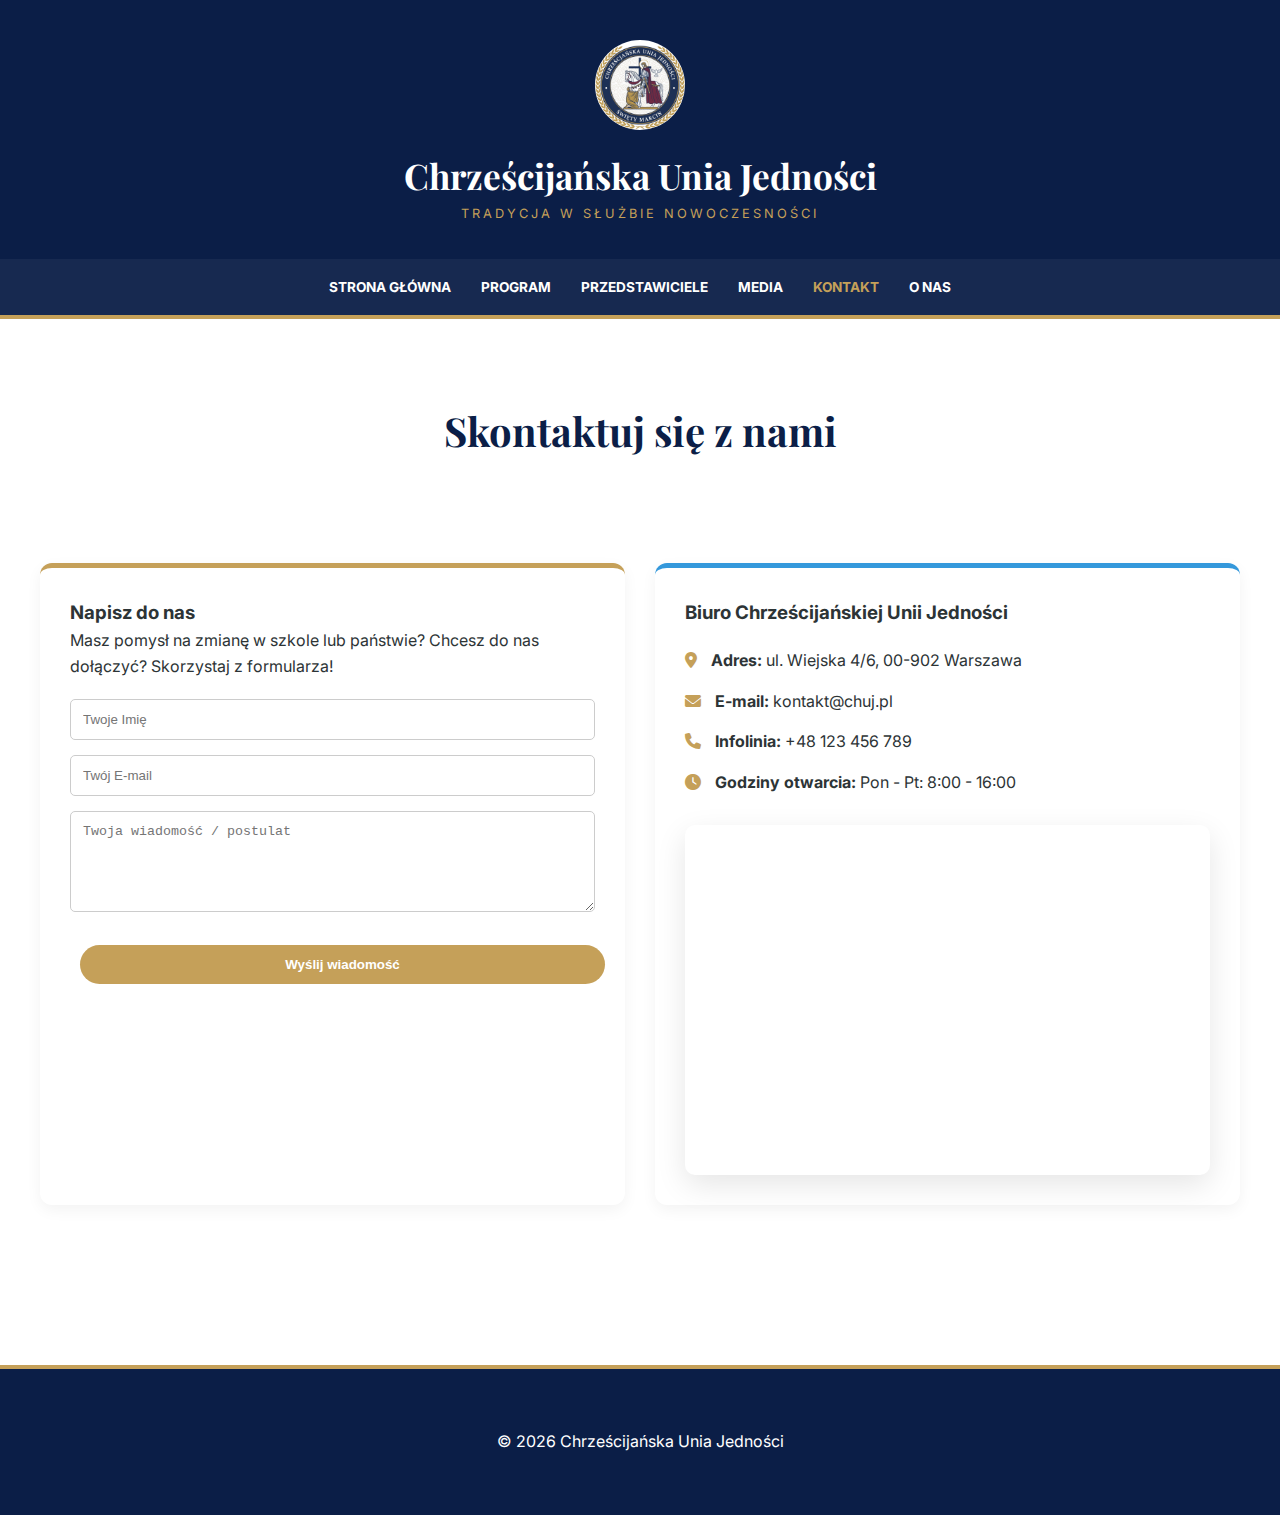
<file: kontakt.html>
<!DOCTYPE html>
<html lang="pl">
<head>
    <meta charset="UTF-8">
    <meta name="viewport" content="width=device-width, initial-scale=1.0">
    <title>Kontakt | Chrześcijańska Unia Jedności</title>
    <link rel="stylesheet" href="style.css">
    <link rel="stylesheet" href="https://cdnjs.cloudflare.com/ajax/libs/font-awesome/6.0.0/css/all.min.css">
    <link href="https://fonts.googleapis.com/css2?family=Inter:wght@400;700&family=Playfair+Display:wght@700;900&display=swap" rel="stylesheet">
        <link rel="icon" type="image/png" href="img/logo.png">
    <link rel="apple-touch-icon" href="img/logo.png">
</head>
<body>

    <header>
        <div class="header-container">
            <img src="img/logo.png" alt="Logo Chrześcijańska Unia Jedności" class="logo">
            <h1>Chrześcijańska Unia Jedności</h1>
            <p class="slogan">Tradycja w Służbie Nowoczesności</p>
        </div>
        <nav>
            <ul>
                <li><a href="index.html">Strona Główna</a></li>
                <li><a href="program.html">Program</a></li>
                <li><a href="przedstawiciele.html">Przedstawiciele</a></li>
                <li><a href="media.html">Media</a></li>
                <li><a href="kontakt.html" class="active">Kontakt</a></li>
                <li><a href="onas.html">O nas</a></li>
            </ul>
        </nav>
    </header>

    <main class="section container">
        <h2 class="section-title">Skontaktuj się z nami</h2>
        
        <div class="grid-2">
            <div class="card gold-border">
                <h3>Napisz do nas</h3>
                <p>Masz pomysł na zmianę w szkole lub państwie? Chcesz do nas dołączyć? Skorzystaj z formularza!</p>
                <form  action="https://formspree.io/f/mdaaerdn"
                    method="POST"
                    style="margin-top: 20px;">
                    <div style="margin-bottom: 15px;">
                        <input type="email" name="name" placeholder="Twoje Imię" style="width: 100%; padding: 12px; border-radius: 5px; border: 1px solid #ccc;">
                    </div>
                    <div style="margin-bottom: 15px;">
                         <input type="email" name="email" placeholder="Twój E-mail" style="width: 100%; padding: 12px; border-radius: 5px; border: 1px solid #ccc;">
                    </div>
                    <div style="margin-bottom: 15px;">
                        <textarea name="message" placeholder="Twoja wiadomość / postulat" rows="5" style="width: 100%; padding: 12px; border-radius: 5px; border: 1px solid #ccc;"></textarea>
                    </div>
                    <button type="submit" class="btn btn-gold" style="width: 100%; border: none; cursor: pointer;">Wyślij wiadomość</button>
                </form>
            </div>

            <div class="card blue-border">
                <h3>Biuro Chrześcijańskiej Unii Jedności</h3>
                <div class="contact-info" style="margin-top: 20px; text-align: left;">
                    <p><i class="fas fa-map-marker-alt" style="color: var(--gold); margin-right: 10px;"></i> <strong>Adres:</strong> ul. Wiejska 4/6, 00-902 Warszawa</p>
                    <p><i class="fas fa-envelope" style="color: var(--gold); margin-right: 10px;"></i> <strong>E-mail:</strong> kontakt@chuj.pl</p>
                    <p><i class="fas fa-phone" style="color: var(--gold); margin-right: 10px;"></i> <strong>Infolinia:</strong> +48 123 456 789</p>
                    <p><i class="fas fa-clock" style="color: var(--gold); margin-right: 10px;"></i> <strong>Godziny otwarcia:</strong> Pon - Pt: 8:00 - 16:00</p>
                </div>

<div style="margin-top: 30px; border-radius: 10px; overflow: hidden; height: 350px; box-shadow: var(--shadow);">
    <iframe 
        src="https://www.google.com/maps/embed?pb=!1m18!1m12!1m3!1d521.2507538882442!2d17.664064721376363!3d51.57739131701608!2m3!1f0!2f0!3f0!3m2!1i1024!2i768!4f13.1!3m3!1m2!1s0x47054d2ae0b8990b%3A0xa44c1f5c391985!2sSzko%C5%82a%20Podstawowa!5e0!3m2!1spl!2spl!4v1768762500754!5m2!1spl!2spl" width="600" height="450" style="border:0;" allowfullscreen="" loading="lazy" referrerpolicy="no-referrer-when-downgrade" ></iframe>
    </iframe>
</div>
            </div>
        </div>
    </main>

    <footer>
        <div class="container">
            <p>&copy; 2026 Chrześcijańska Unia Jedności</p>
        </div>
    </footer>

</body>
</html>
</file>
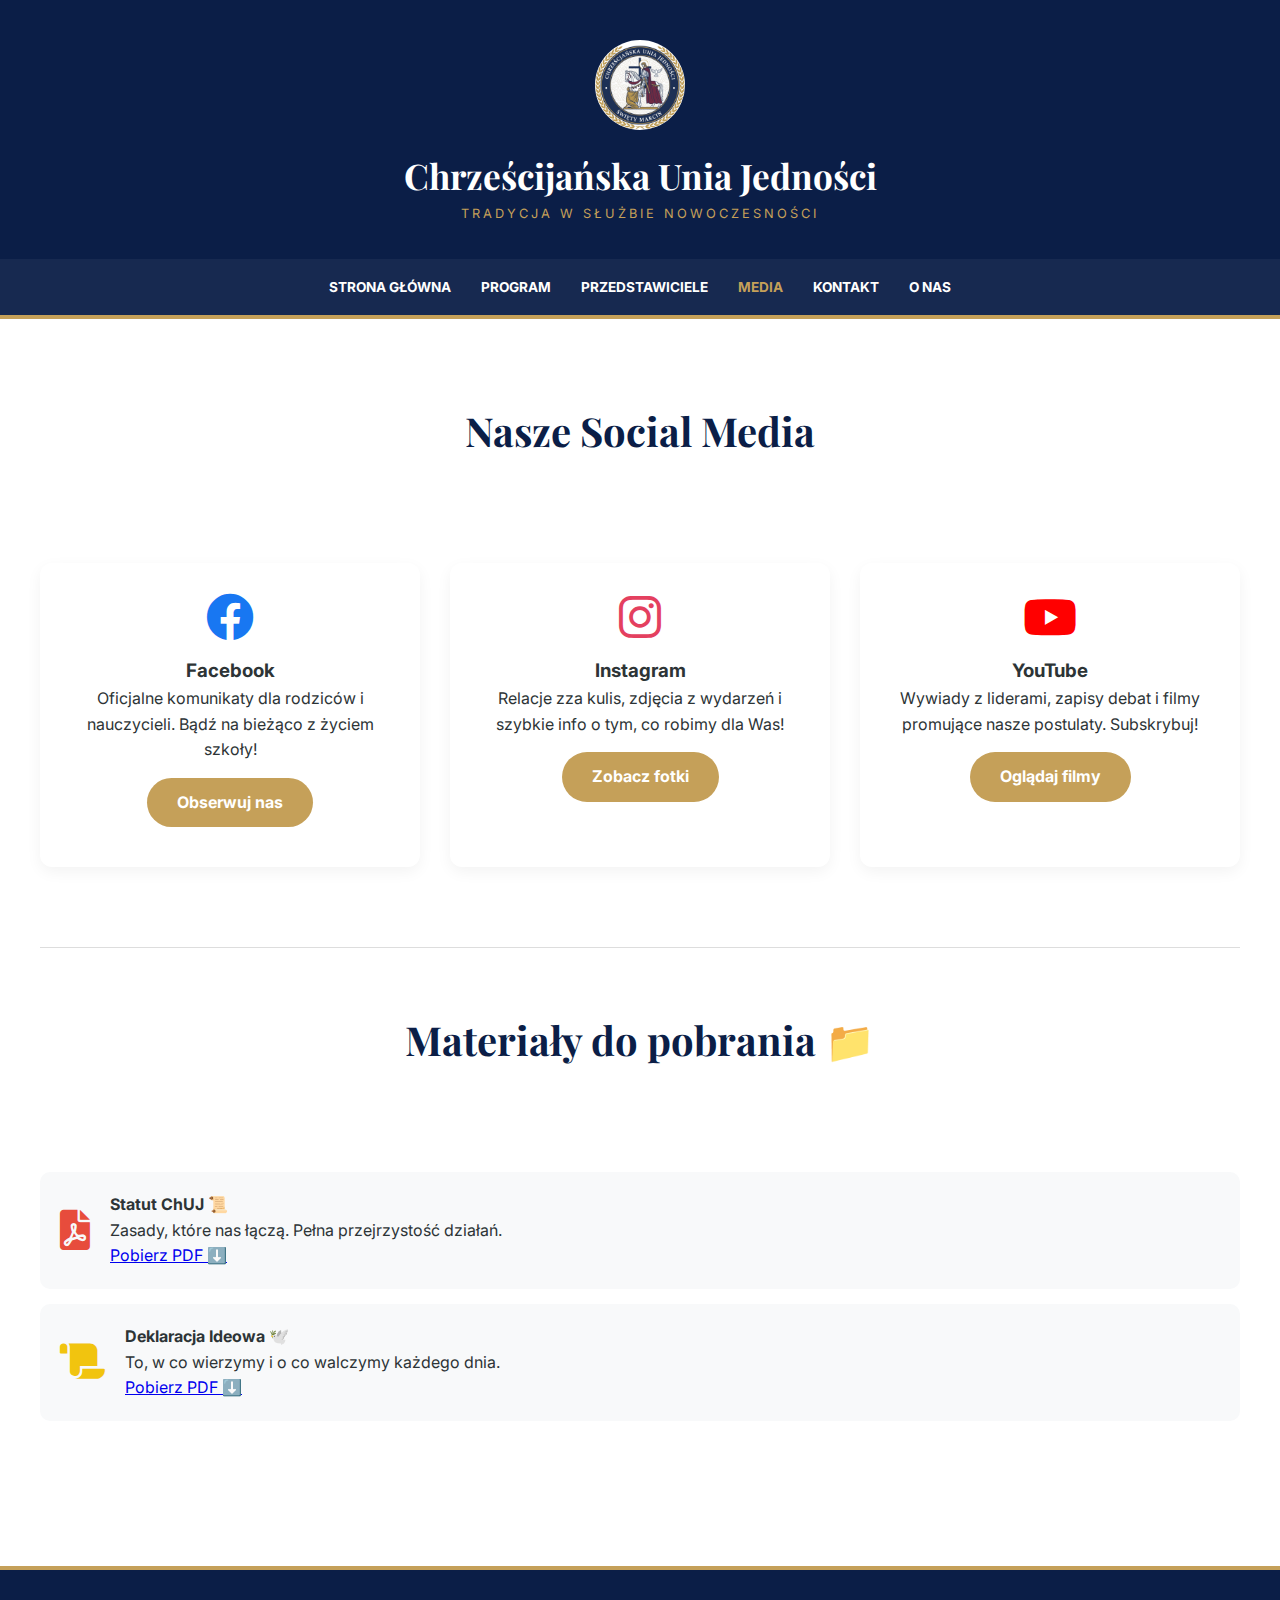
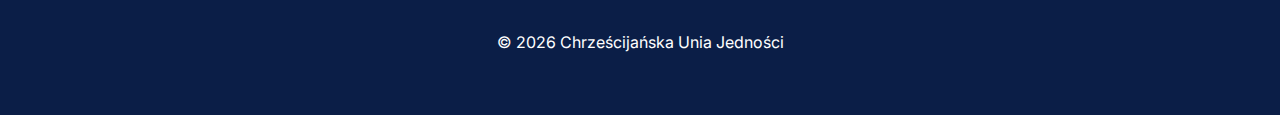
<file: media.html>
<!DOCTYPE html>
<html lang="pl">
<head>
    <meta charset="UTF-8">
    <meta name="viewport" content="width=device-width, initial-scale=1.0">
    <title>Media | Chrześcijańska Unia Jedności</title>
    <link rel="stylesheet" href="https://cdnjs.cloudflare.com/ajax/libs/font-awesome/6.0.0/css/all.min.css">
    <link rel="stylesheet" href="style.css">
    <link href="https://fonts.googleapis.com/css2?family=Inter:wght@400;700&family=Playfair+Display:wght@700;900&display=swap" rel="stylesheet">
    <link rel="icon" type="image/png" href="img/logo.png">
    <link rel="apple-touch-icon" href="img/logo.png">
</head>
<body>
    <header>
        <div class="header-container">
            <img src="img/logo.png" alt="Logo Chrześcijańska Unia Jedności" class="logo">
            <h1>Chrześcijańska Unia Jedności</h1>
            <p class="slogan">Tradycja w Służbie Nowoczesności</p>
        </div>
        <nav>
            <ul>
                <li><a href="index.html">Strona Główna</a></li>
                <li><a href="program.html">Program</a></li>
                <li><a href="przedstawiciele.html">Przedstawiciele</a></li>
                <li><a href="media.html" class="active">Media</a></li>
                <li><a href="kontakt.html">Kontakt</a></li>
                <li><a href="onas.html">O nas</a></li>
            </ul>
        </nav>
    </header>

    <main class="section container">
        <h2 class="section-title">Nasze Social Media</h2>
        <div class="grid-3" style="margin-bottom: 80px;">
            <div class="card" style="text-align: center;">
                <i class="fab fa-facebook" style="font-size: 3rem; color: #1877F2; margin-bottom: 15px;"></i>
                <h3>Facebook</h3>
                <p>Oficjalne komunikaty dla rodziców i nauczycieli. Bądź na bieżąco z życiem szkoły!</p>
                <a href="https://facebook.com/" class="btn btn-gold" style="margin-top: 15px;">Obserwuj nas</a>
            </div>
            <div class="card" style="text-align: center;">
                <i class="fab fa-instagram" style="font-size: 3rem; color: #E4405F; margin-bottom: 15px;"></i>
                <h3>Instagram</h3>
                <p>Relacje zza kulis, zdjęcia z wydarzeń i szybkie info o tym, co robimy dla Was!</p>
                <a href="https://instagram.com/" class="btn btn-gold" style="margin-top: 15px;">Zobacz fotki</a>
            </div>
            <div class="card" style="text-align: center;">
                <i class="fab fa-youtube" style="font-size: 3rem; color: #FF0000; margin-bottom: 15px;"></i>
                <h3>YouTube</h3>
                <p>Wywiady z liderami, zapisy debat i filmy promujące nasze postulaty. Subskrybuj!</p>
                <a href="https://youtube.com/" class="btn btn-gold" style="margin-top: 15px;">Oglądaj filmy</a>
            </div>
        </div>

        <hr style="border: 0; border-top: 1px solid #ddd; margin-bottom: 60px;">

        <h2 class="section-title">Materiały do pobrania 📁</h2>
        <div class="download-grid">
            <div class="download-item">
                <div class="icon"><i class="fas fa-file-pdf" style="color: #e74c3c;"></i></div>
                <div>
                    <h4>Statut ChUJ 📜</h4>
                    <p>Zasady, które nas łączą. Pełna przejrzystość działań.</p>
                    <a href="docs/statut.pdf" class="btn-small">Pobierz PDF ⬇️</a>
                </div>
            </div>
            <div class="download-item">
                <div class="icon"><i class="fas fa-scroll" style="color: #f1c40f;"></i></div>
                <div>
                    <h4>Deklaracja Ideowa 🕊️</h4>
                    <p>To, w co wierzymy i o co walczymy każdego dnia.</p>
                    <a href="docs/deklaracja.pdf" class="btn-small">Pobierz PDF ⬇️</a>
                </div>
            </div>
        </div>
    </main>

    <footer>
        <div class="container">
            <p>&copy; 2026 Chrześcijańska Unia Jedności</p>
        </div>
    </footer>
</body>
</html>
</file>
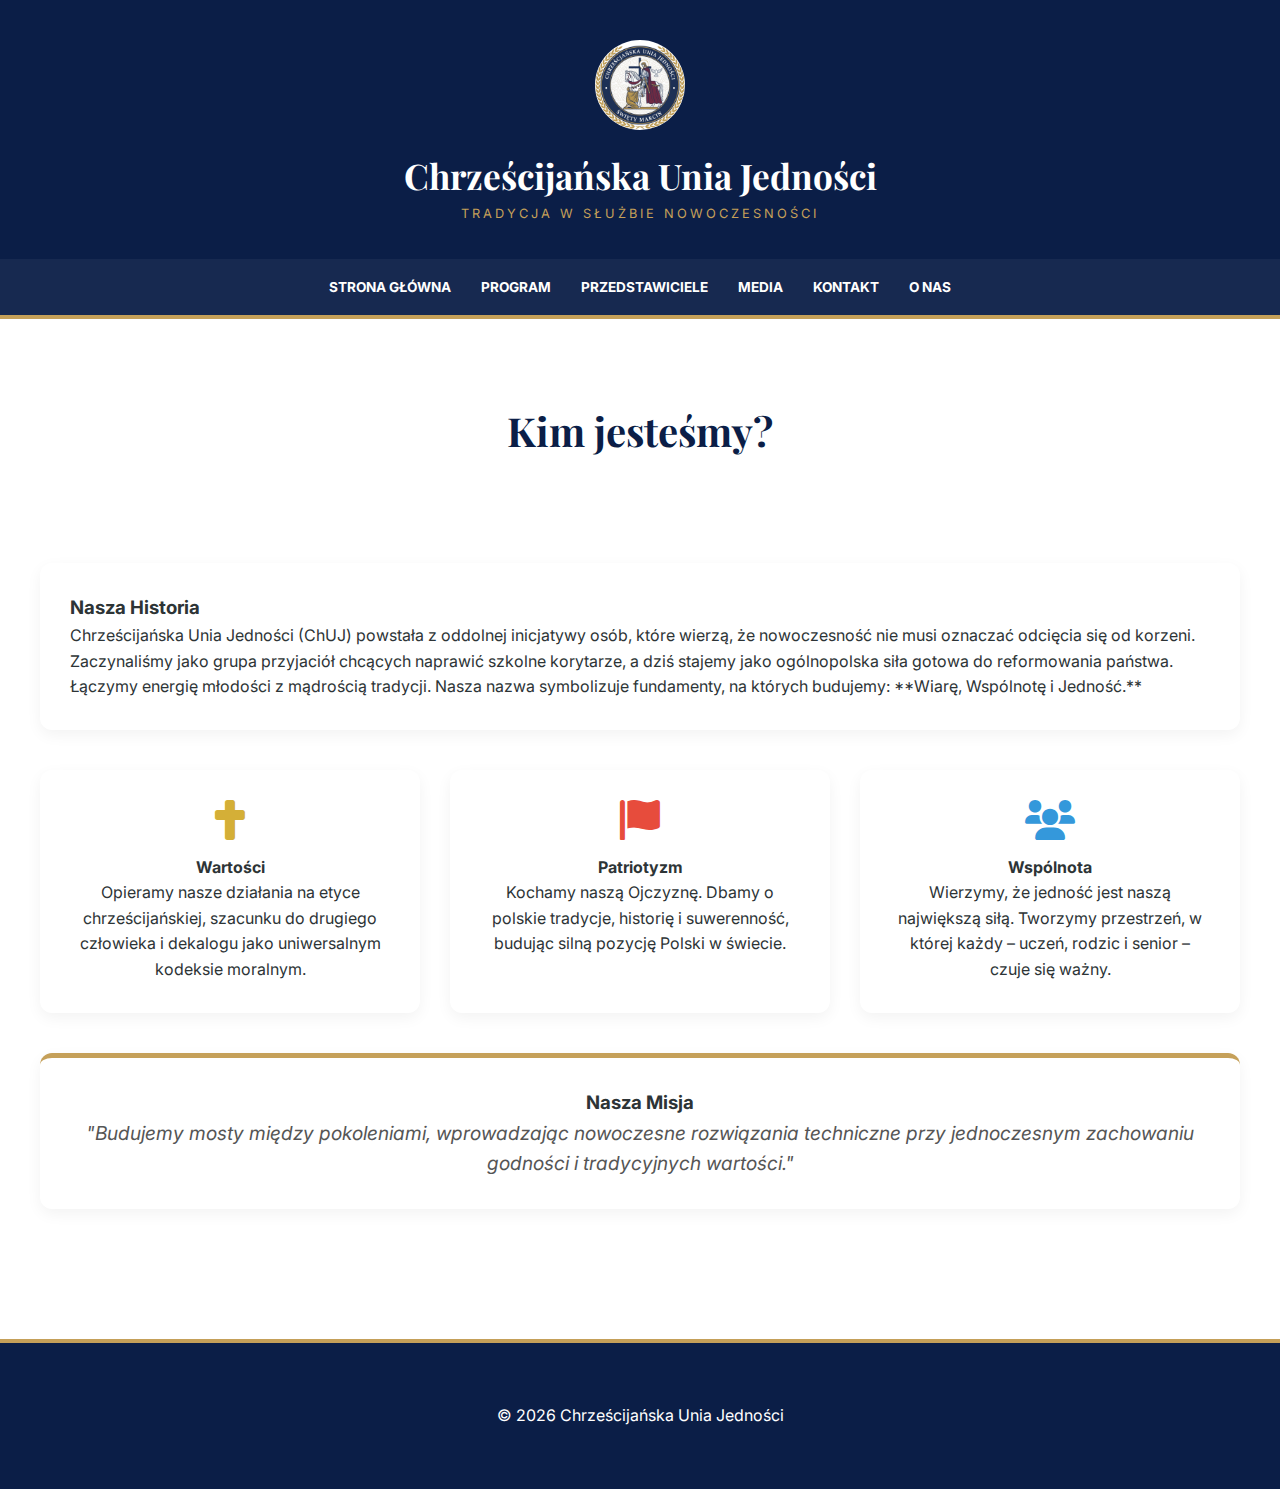
<file: onas.html>
<!DOCTYPE html>
<html lang="pl">
<head>
    <meta charset="UTF-8">
    <meta name="viewport" content="width=device-width, initial-scale=1.0">
    <title>O nas | Chrześcijańska Unia Jedności (ChUJ)</title>
    <link rel="stylesheet" href="style.css">
    <link rel="stylesheet" href="https://cdnjs.cloudflare.com/ajax/libs/font-awesome/6.0.0/css/all.min.css">
    <link href="https://fonts.googleapis.com/css2?family=Inter:wght@400;700&family=Playfair+Display:wght@700;900&display=swap" rel="stylesheet">
        <link rel="icon" type="image/png" href="img/logo.png">
    <link rel="apple-touch-icon" href="img/logo.png">
</head>
<body>

    <header>
        <div class="header-container">
            <img src="img/logo.png" alt="Logo Chrześcijańska Unia Jedności" class="logo">
            <h1>Chrześcijańska Unia Jedności</h1>
            <p class="slogan">Tradycja w Służbie Nowoczesności</p>
        </div>
        <nav>
            <ul>
                <li><a href="index.html">Strona Główna</a></li>
                <li><a href="program.html">Program</a></li>
                <li><a href="przedstawiciele.html">Przedstawiciele</a></li>
                <li><a href="media.html">Media</a></li>
                <li><a href="kontakt.html">Kontakt</a></li>
                <li><a href="onas.html">O nas</a></li>
            </ul>
        </nav>
    </header>

    <main class="section container">
        <h2 class="section-title">Kim jesteśmy?</h2>
        
        <div class="card" style="margin-bottom: 40px; line-height: 1.6;">
            <h3>Nasza Historia</h3>
            <p>Chrześcijańska Unia Jedności (ChUJ) powstała z oddolnej inicjatywy osób, które wierzą, że nowoczesność nie musi oznaczać odcięcia się od korzeni. Zaczynaliśmy jako grupa przyjaciół chcących naprawić szkolne korytarze, a dziś stajemy jako ogólnopolska siła gotowa do reformowania państwa.</p>
            <p>Łączymy energię młodości z mądrością tradycji. Nasza nazwa symbolizuje fundamenty, na których budujemy: **Wiarę, Wspólnotę i Jedność.**</p>
        </div>

        <div class="grid-3">
            <div class="card" style="text-align: center;">
                <i class="fas fa-cross" style="font-size: 2.5rem; color: #d4af37; margin-bottom: 15px;"></i>
                <h4>Wartości</h4>
                <p>Opieramy nasze działania na etyce chrześcijańskiej, szacunku do drugiego człowieka i dekalogu jako uniwersalnym kodeksie moralnym.</p>
            </div>
            <div class="card" style="text-align: center;">
                <i class="fas fa-flag" style="font-size: 2.5rem; color: #e74c3c; margin-bottom: 15px;"></i>
                <h4>Patriotyzm</h4>
                <p>Kochamy naszą Ojczyznę. Dbamy o polskie tradycje, historię i suwerenność, budując silną pozycję Polski w świecie.</p>
            </div>
            <div class="card" style="text-align: center;">
                <i class="fas fa-users" style="font-size: 2.5rem; color: #3498db; margin-bottom: 15px;"></i>
                <h4>Wspólnota</h4>
                <p>Wierzymy, że jedność jest naszą największą siłą. Tworzymy przestrzeń, w której każdy – uczeń, rodzic i senior – czuje się ważny.</p>
            </div>
        </div>

        <div class="card gold-border" style="margin-top: 40px; text-align: center;">
            <h3>Nasza Misja</h3>
            <blockquote style="font-style: italic; font-size: 1.2rem; color: #555;">
                "Budujemy mosty między pokoleniami, wprowadzając nowoczesne rozwiązania techniczne przy jednoczesnym zachowaniu godności i tradycyjnych wartości."
            </blockquote>
        </div>
    </main>

    <footer>
        <div class="container">
            <p>&copy; 2026 Chrześcijańska Unia Jedności</p>
        </div>
    </footer>

</body>
</html>
</file>
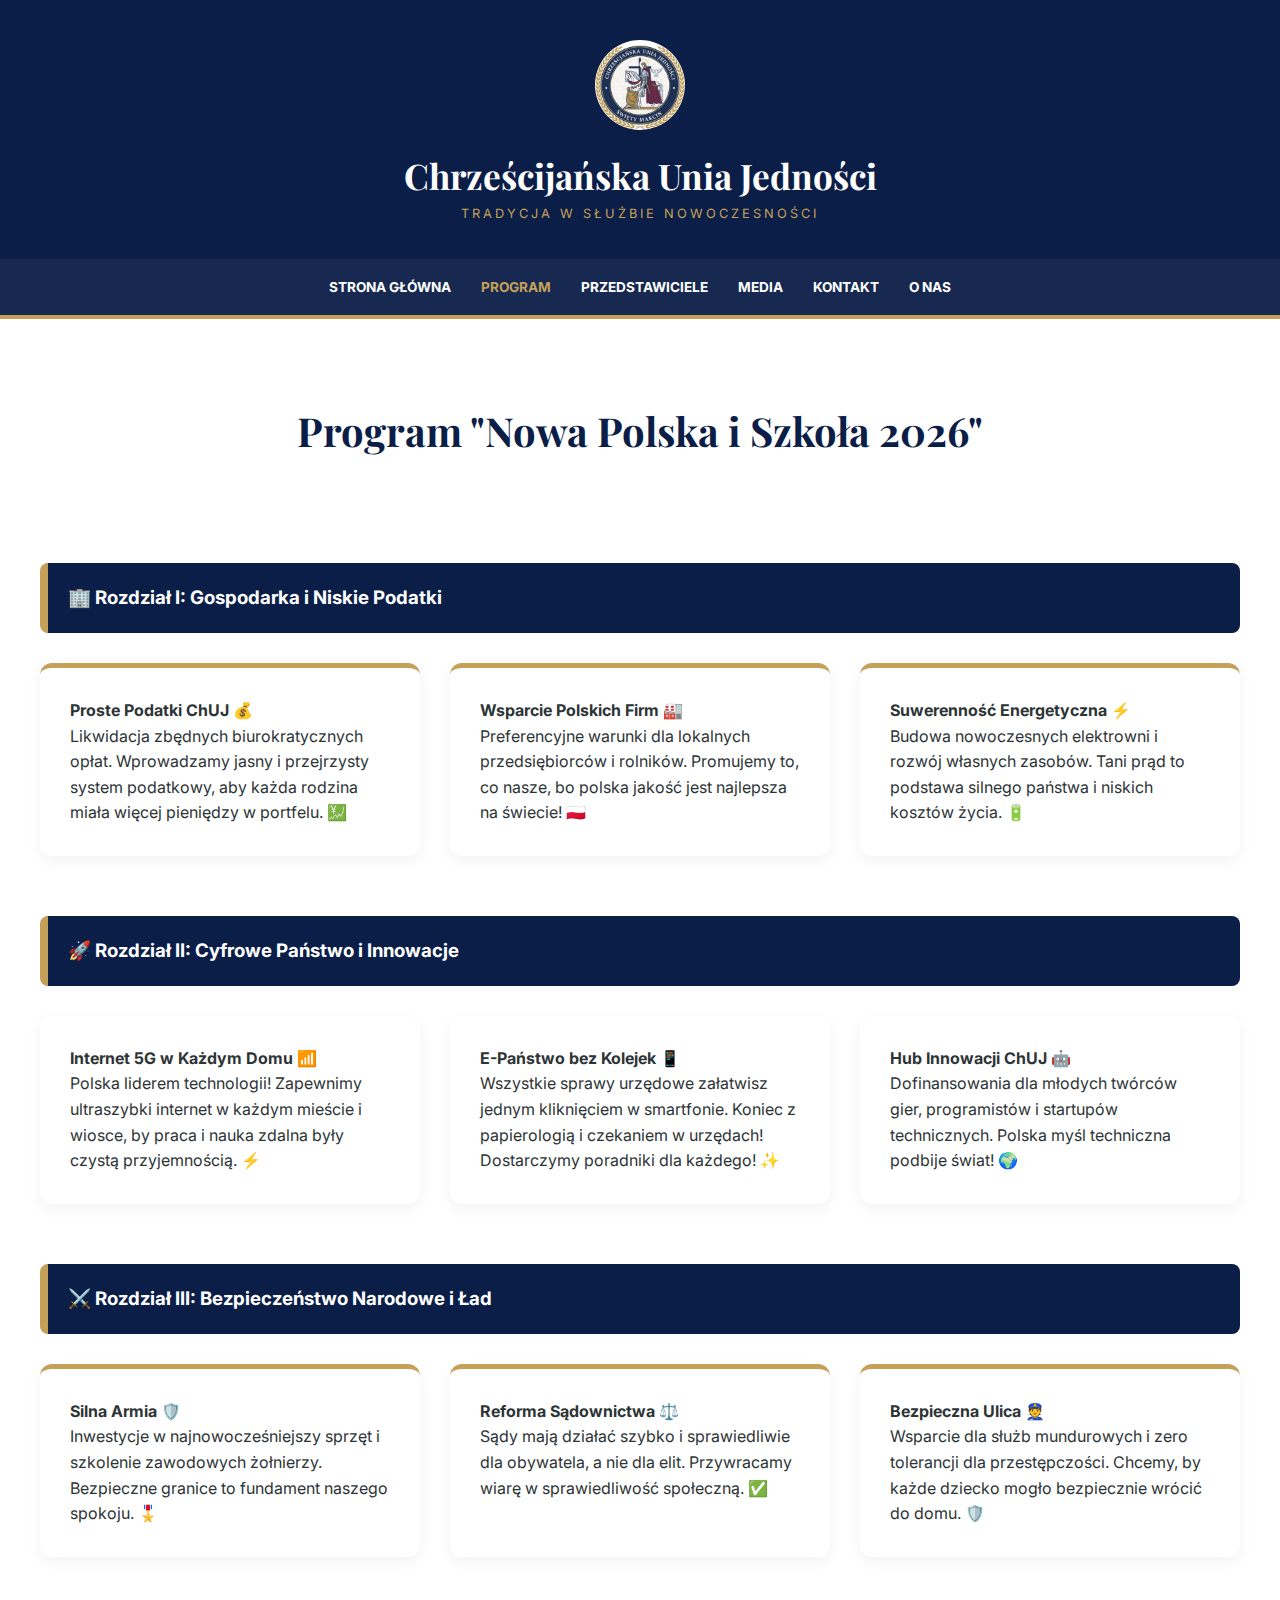
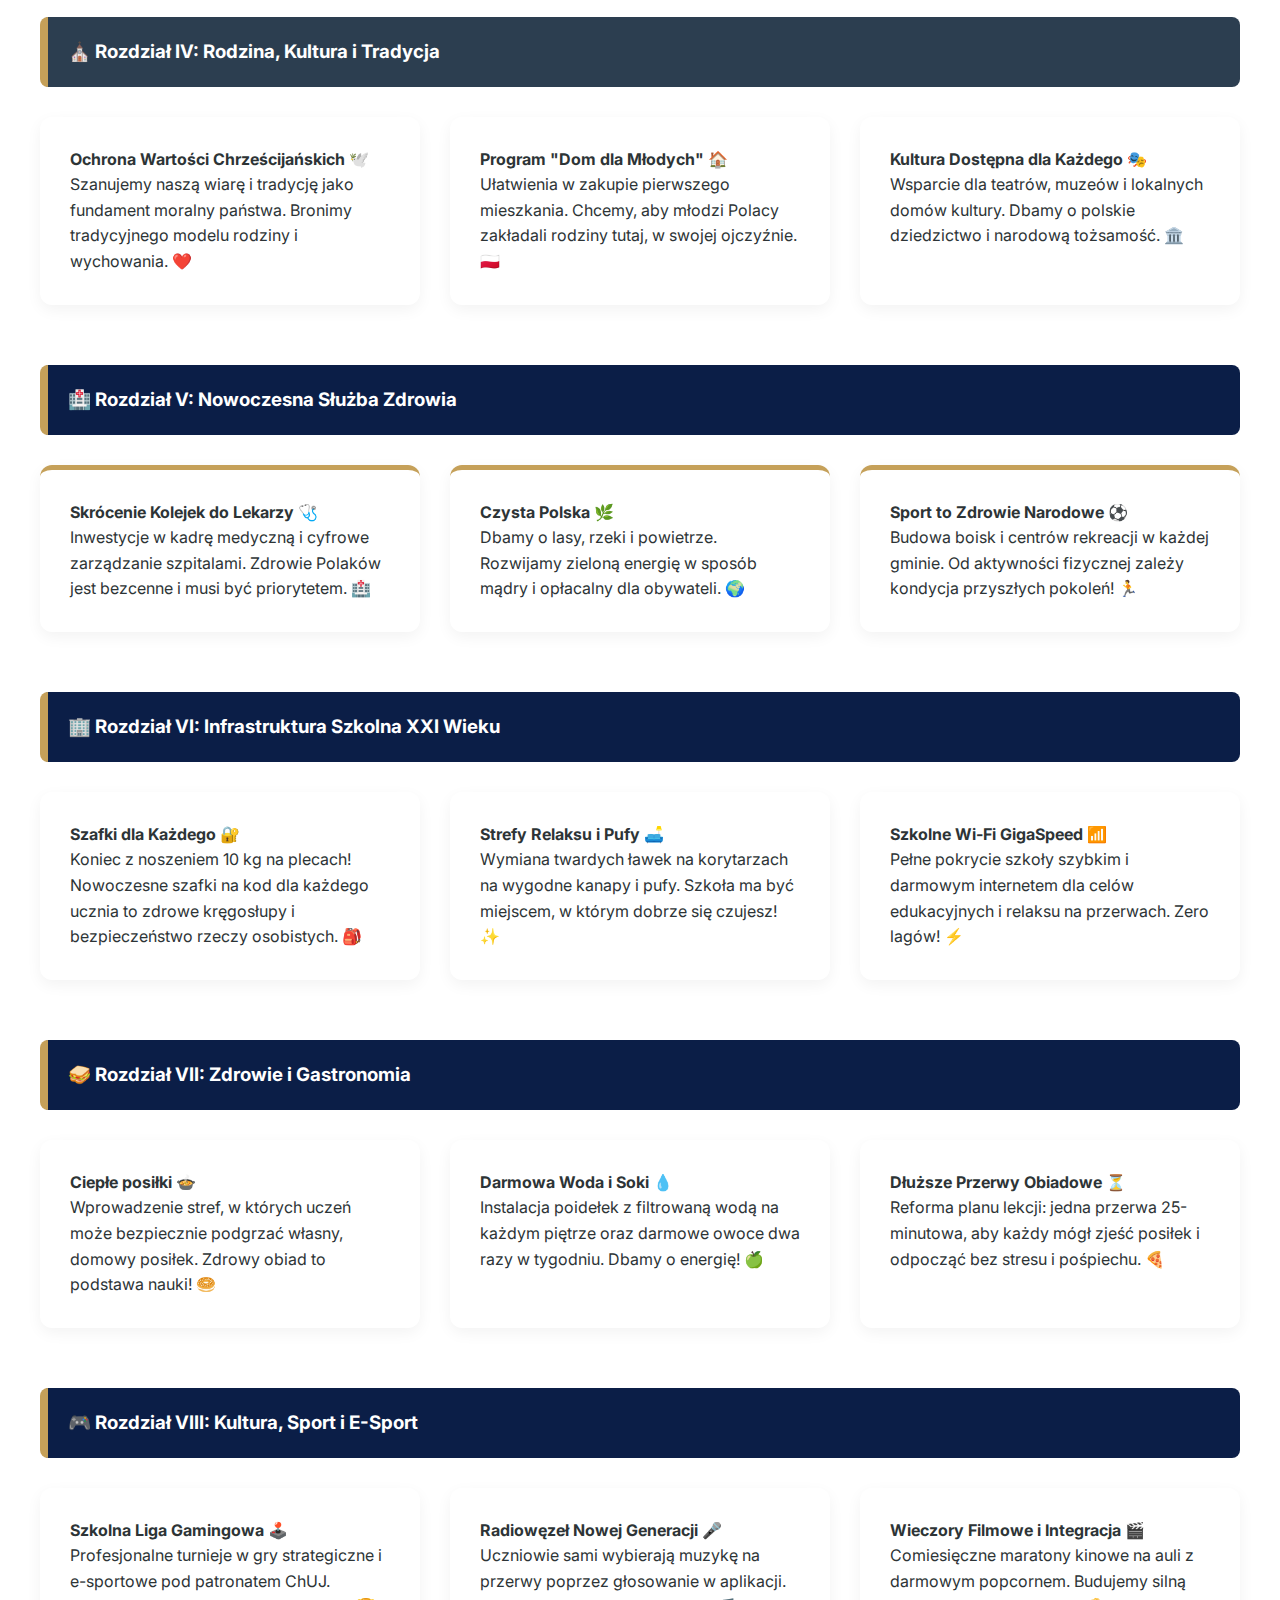
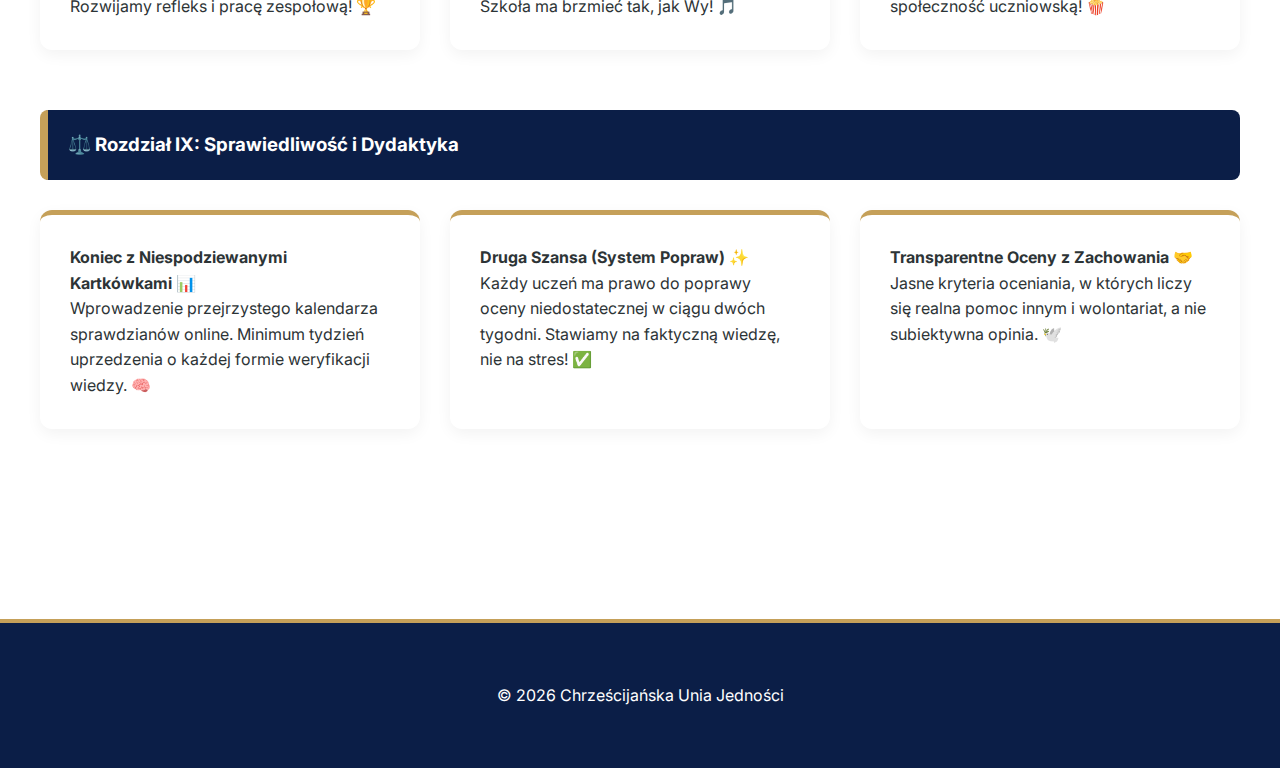
<file: program.html>
<!DOCTYPE html>
<html lang="pl">
<head>
    <meta charset="UTF-8">
    <meta name="viewport" content="width=device-width, initial-scale=1.0">
    <title>Program Wyborczy | Chrześcijańska Unia Jedności (ChUJ)</title>
    <link rel="stylesheet" href="style.css">
    <link rel="stylesheet" href="https://cdnjs.cloudflare.com/ajax/libs/font-awesome/6.0.0/css/all.min.css">
    <link href="https://fonts.googleapis.com/css2?family=Inter:wght@400;700&family=Playfair+Display:wght@700;900&display=swap" rel="stylesheet">
        <link rel="icon" type="image/png" href="img/logo.png">
    <link rel="apple-touch-icon" href="img/logo.png">
</head>
<body>

    <header>
        <div class="header-container">
            <img src="img/logo.png" alt="Logo Chrześcijańska Unia Jedności" class="logo">
            <h1>Chrześcijańska Unia Jedności</h1>
            <p class="slogan">Tradycja w Służbie Nowoczesności</p>
        </div>
        <nav>
            <ul>
                <li><a href="index.html">Strona Główna</a></li>
                <li><a href="program.html" class="active">Program</a></li>
                <li><a href="przedstawiciele.html">Przedstawiciele</a></li>
                <li><a href="media.html">Media</a></li>
                <li><a href="kontakt.html">Kontakt</a></li>
                <li><a href="onas.html">O nas</a></li>
            </ul>
        </nav>
    </header>

    <main class="section container">
        <h2 class="section-title">Program "Nowa Polska i Szkoła 2026"</h2>
        
        <div class="program-pillar adult-focus">
            <div class="pillar-header gold-bg"><h3>🏢 Rozdział I: Gospodarka i Niskie Podatki</h3></div>
            <div class="grid-3">
                <div class="card gold-border">
                    <h4>Proste Podatki ChUJ 💰</h4>
                    <p>Likwidacja zbędnych biurokratycznych opłat. Wprowadzamy jasny i przejrzysty system podatkowy, aby każda rodzina miała więcej pieniędzy w portfelu. 💹</p>
                </div>
                <div class="card gold-border">
                    <h4>Wsparcie Polskich Firm 🏭</h4>
                    <p>Preferencyjne warunki dla lokalnych przedsiębiorców i rolników. Promujemy to, co nasze, bo polska jakość jest najlepsza na świecie! 🇵🇱</p>
                </div>
                <div class="card gold-border">
                    <h4>Suwerenność Energetyczna ⚡</h4>
                    <p>Budowa nowoczesnych elektrowni i rozwój własnych zasobów. Tani prąd to podstawa silnego państwa i niskich kosztów życia. 🔋</p>
                </div>
            </div>
        </div>

        <div class="program-pillar student-focus">
            <div class="pillar-header"><h3>🚀 Rozdział II: Cyfrowe Państwo i Innowacje</h3></div>
            <div class="grid-3">
                <div class="card highlight">
                    <h4>Internet 5G w Każdym Domu 📶</h4>
                    <p>Polska liderem technologii! Zapewnimy ultraszybki internet w każdym mieście i wiosce, by praca i nauka zdalna były czystą przyjemnością. ⚡</p>
                </div>
                <div class="card highlight">
                    <h4>E-Państwo bez Kolejek 📱</h4>
                    <p>Wszystkie sprawy urzędowe załatwisz jednym kliknięciem w smartfonie. Koniec z papierologią i czekaniem w urzędach! Dostarczymy poradniki dla każdego! ✨</p>
                </div>
                <div class="card highlight">
                    <h4>Hub Innowacji ChUJ 🤖</h4>
                    <p>Dofinansowania dla młodych twórców gier, programistów i startupów technicznych. Polska myśl techniczna podbije świat! 🌍</p>
                </div>
            </div>
        </div>

        <div class="program-pillar adult-focus">
            <div class="pillar-header gold-bg"><h3>⚔️ Rozdział III: Bezpieczeństwo Narodowe i Ład</h3></div>
            <div class="grid-3">
                <div class="card gold-border">
                    <h4>Silna Armia 🛡️</h4>
                    <p>Inwestycje w najnowocześniejszy sprzęt i szkolenie zawodowych żołnierzy. Bezpieczne granice to fundament naszego spokoju. 🎖️</p>
                </div>
                <div class="card gold-border">
                    <h4>Reforma Sądownictwa ⚖️</h4>
                    <p>Sądy mają działać szybko i sprawiedliwie dla obywatela, a nie dla elit. Przywracamy wiarę w sprawiedliwość społeczną. ✅</p>
                </div>
                <div class="card gold-border">
                    <h4>Bezpieczna Ulica 👮</h4>
                    <p>Wsparcie dla służb mundurowych i zero tolerancji dla przestępczości. Chcemy, by każde dziecko mogło bezpiecznie wrócić do domu. 🛡️</p>
                </div>
            </div>
        </div>

        <div class="program-pillar">
            <div class="pillar-header gold-bg" style="background: #2c3e50;"><h3>⛪ Rozdział IV: Rodzina, Kultura i Tradycja</h3></div>
            <div class="grid-3">
                <div class="card">
                    <h4>Ochrona Wartości Chrześcijańskich 🕊️</h4>
                    <p>Szanujemy naszą wiarę i tradycję jako fundament moralny państwa. Bronimy tradycyjnego modelu rodziny i wychowania. ❤️</p>
                </div>
                <div class="card">
                    <h4>Program "Dom dla Młodych" 🏠</h4>
                    <p>Ułatwienia w zakupie pierwszego mieszkania. Chcemy, aby młodzi Polacy zakładali rodziny tutaj, w swojej ojczyźnie. 🇵🇱</p>
                </div>
                <div class="card">
                    <h4>Kultura Dostępna dla Każdego 🎭</h4>
                    <p>Wsparcie dla teatrów, muzeów i lokalnych domów kultury. Dbamy o polskie dziedzictwo i narodową tożsamość. 🏛️</p>
                </div>
            </div>
        </div>

        <div class="program-pillar adult-focus">
            <div class="pillar-header gold-bg"><h3>🏥 Rozdział V: Nowoczesna Służba Zdrowia</h3></div>
            <div class="grid-3">
                <div class="card gold-border">
                    <h4>Skrócenie Kolejek do Lekarzy 🩺</h4>
                    <p>Inwestycje w kadrę medyczną i cyfrowe zarządzanie szpitalami. Zdrowie Polaków jest bezcenne i musi być priorytetem. 🏥</p>
                </div>
                <div class="card gold-border">
                    <h4>Czysta Polska 🌿</h4>
                    <p>Dbamy o lasy, rzeki i powietrze. Rozwijamy zieloną energię w sposób mądry i opłacalny dla obywateli. 🌍</p>
                </div>
                <div class="card gold-border">
                    <h4>Sport to Zdrowie Narodowe ⚽</h4>
                    <p>Budowa boisk i centrów rekreacji w każdej gminie. Od aktywności fizycznej zależy kondycja przyszłych pokoleń! 🏃</p>
                </div>
            </div>
        </div>

        <div class="program-pillar student-focus">
            <div class="pillar-header"><h3>🏢 Rozdział VI: Infrastruktura Szkolna XXI Wieku</h3></div>
            <div class="grid-3">
                <div class="card highlight">
                    <h4>Szafki dla Każdego 🔐</h4>
                    <p>Koniec z noszeniem 10 kg na plecach! Nowoczesne szafki na kod dla każdego ucznia to zdrowe kręgosłupy i bezpieczeństwo rzeczy osobistych. 🎒</p>
                </div>
                <div class="card highlight">
                    <h4>Strefy Relaksu i Pufy 🛋️</h4>
                    <p>Wymiana twardych ławek na korytarzach na wygodne kanapy i pufy. Szkoła ma być miejscem, w którym dobrze się czujesz! ✨</p>
                </div>
                <div class="card highlight">
                    <h4>Szkolne Wi-Fi GigaSpeed 📶</h4>
                    <p>Pełne pokrycie szkoły szybkim i darmowym internetem dla celów edukacyjnych i relaksu na przerwach. Zero lagów! ⚡</p>
                </div>
            </div>
        </div>

        <div class="program-pillar">
            <div class="pillar-header"><h3>🥪 Rozdział VII: Zdrowie i Gastronomia</h3></div>
            <div class="grid-3">
                <div class="card">
                    <h4>Ciepłe posiłki 🍲</h4>
                    <p>Wprowadzenie stref, w których uczeń może bezpiecznie podgrzać własny, domowy posiłek. Zdrowy obiad to podstawa nauki! 🥯</p>
                </div>
                <div class="card">
                    <h4>Darmowa Woda i Soki 💧</h4>
                    <p>Instalacja poidełek z filtrowaną wodą na każdym piętrze oraz darmowe owoce dwa razy w tygodniu. Dbamy o energię! 🍏</p>
                </div>
                <div class="card">
                    <h4>Dłuższe Przerwy Obiadowe ⏳</h4>
                    <p>Reforma planu lekcji: jedna przerwa 25-minutowa, aby każdy mógł zjeść posiłek i odpocząć bez stresu i pośpiechu. 🍕</p>
                </div>
            </div>
        </div>

        <div class="program-pillar student-focus">
            <div class="pillar-header"><h3>🎮 Rozdział VIII: Kultura, Sport i E-Sport</h3></div>
            <div class="grid-3">
                <div class="card highlight">
                    <h4>Szkolna Liga Gamingowa 🕹️</h4>
                    <p>Profesjonalne turnieje w gry strategiczne i e-sportowe pod patronatem ChUJ. Rozwijamy refleks i pracę zespołową! 🏆</p>
                </div>
                <div class="card highlight">
                    <h4>Radiowęzeł Nowej Generacji 🎤</h4>
                    <p>Uczniowie sami wybierają muzykę na przerwy poprzez głosowanie w aplikacji. Szkoła ma brzmieć tak, jak Wy! 🎵</p>
                </div>
                <div class="card highlight">
                    <h4>Wieczory Filmowe i Integracja 🎬</h4>
                    <p>Comiesięczne maratony kinowe na auli z darmowym popcornem. Budujemy silną społeczność uczniowską! 🍿</p>
                </div>
            </div>
        </div>

        <div class="program-pillar adult-focus">
            <div class="pillar-header gold-bg"><h3>⚖️ Rozdział IX: Sprawiedliwość i Dydaktyka</h3></div>
            <div class="grid-3">
                <div class="card gold-border">
                    <h4>Koniec z Niespodziewanymi Kartkówkami 📊</h4>
                    <p>Wprowadzenie przejrzystego kalendarza sprawdzianów online. Minimum tydzień uprzedzenia o każdej formie weryfikacji wiedzy. 🧠</p>
                </div>
                <div class="card gold-border">
                    <h4>Druga Szansa (System Popraw) ✨</h4>
                    <p>Każdy uczeń ma prawo do poprawy oceny niedostatecznej w ciągu dwóch tygodni. Stawiamy na faktyczną wiedzę, nie na stres! ✅</p>
                </div>
                <div class="card gold-border">
                    <h4>Transparentne Oceny z Zachowania 🤝</h4>
                    <p>Jasne kryteria oceniania, w których liczy się realna pomoc innym i wolontariat, a nie subiektywna opinia. 🕊️</p>
                </div>
            </div>
        </div>

    </main>

    <footer>
        <div class="container">
            <p>&copy; 2026 Chrześcijańska Unia Jedności</p>
        </div>
    </footer>

</body>

</html>
</file>
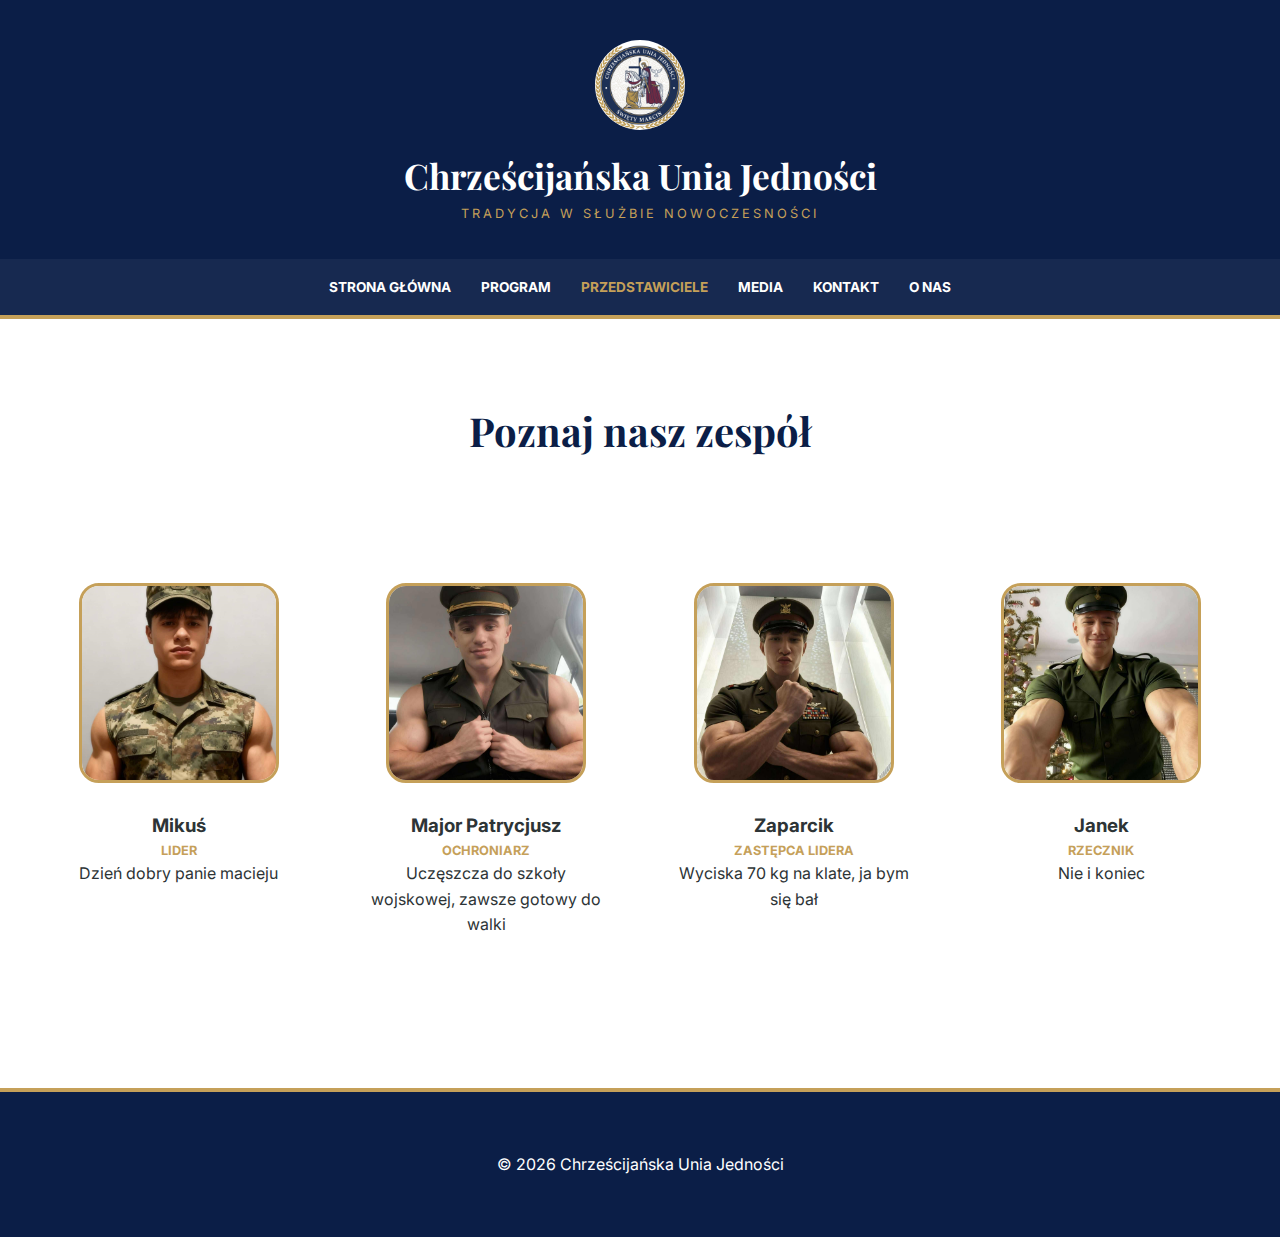
<file: przedstawiciele.html>
<!DOCTYPE html>
<html lang="pl">
<head>
    <meta charset="UTF-8">
    <meta name="viewport" content="width=device-width, initial-scale=1.0">
    <title>Przedstawiciele | Chrześcijańska Unia Jedności</title>
    <link rel="stylesheet" href="style.css">
    <link rel="stylesheet" href="https://cdnjs.cloudflare.com/ajax/libs/font-awesome/6.0.0/css/all.min.css">
    <link href="https://fonts.googleapis.com/css2?family=Inter:wght@400;700&family=Playfair+Display:wght@700;900&display=swap" rel="stylesheet">
        <link rel="icon" type="image/png" href="img/logo.png">
    <link rel="apple-touch-icon" href="img/logo.png">
</head>
<body>
    <header>
        <div class="header-container">
            <img src="img/logo.png" alt="Logo Chrześcijańska Unia Jedności" class="logo">
            <h1>Chrześcijańska Unia Jedności</h1>
            <p class="slogan">Tradycja w Służbie Nowoczesności</p>
        </div>
        <nav>
            <ul>
                <li><a href="index.html">Strona Główna</a></li>
                <li><a href="program.html">Program</a></li>
                <li><a href="przedstawiciele.html" class="active">Przedstawiciele</a></li>
                <li><a href="media.html">Media</a></li>
                <li><a href="kontakt.html">Kontakt</a></li>
                <li><a href="onas.html">O nas</a></li>
            </ul>
        </nav>
    </header>

    <section class="section container">
        <h2 class="section-title">Poznaj nasz zespół</h2>
        <div class="team-grid">
            <div class="team-member">
                <img src="img/mikus.jpg" alt="Imię 1">
                <h3>Mikuś</h3>
                <p class="role">Lider</p>
                <p>Dzień dobry panie macieju</p>
            </div>
            <div class="team-member">
                <img src="img/major.jpg" alt="Imię 2">
                <h3>Major Patrycjusz</h3>
                <p class="role">Ochroniarz</p>
                <p>Uczęszcza do szkoły wojskowej, zawsze gotowy do walki</p>
            </div>
            <div class="team-member">
                <img src="img/zapart.jpg" alt="Imię 3">
                <h3>Zaparcik</h3>
                <p class="role">Zastępca lidera</p>
                <p>Wyciska 70 kg na klate, ja bym się bał</p>
            </div>
            <div class="team-member">
                <img src="img/jasiu.jpg" alt="Imię 4">
                <h3>Janek</h3>
                <p class="role">Rzecznik</p>
                <p>Nie i koniec</p>
            </div>
        </div>
    </section>

    <footer>
        <div class="container">
            <div class="footer-content">
                <p>&copy; 2026 Chrześcijańska Unia Jedności</p>
            </div>
        </div>
    </footer>
</body>
</html>
</file>
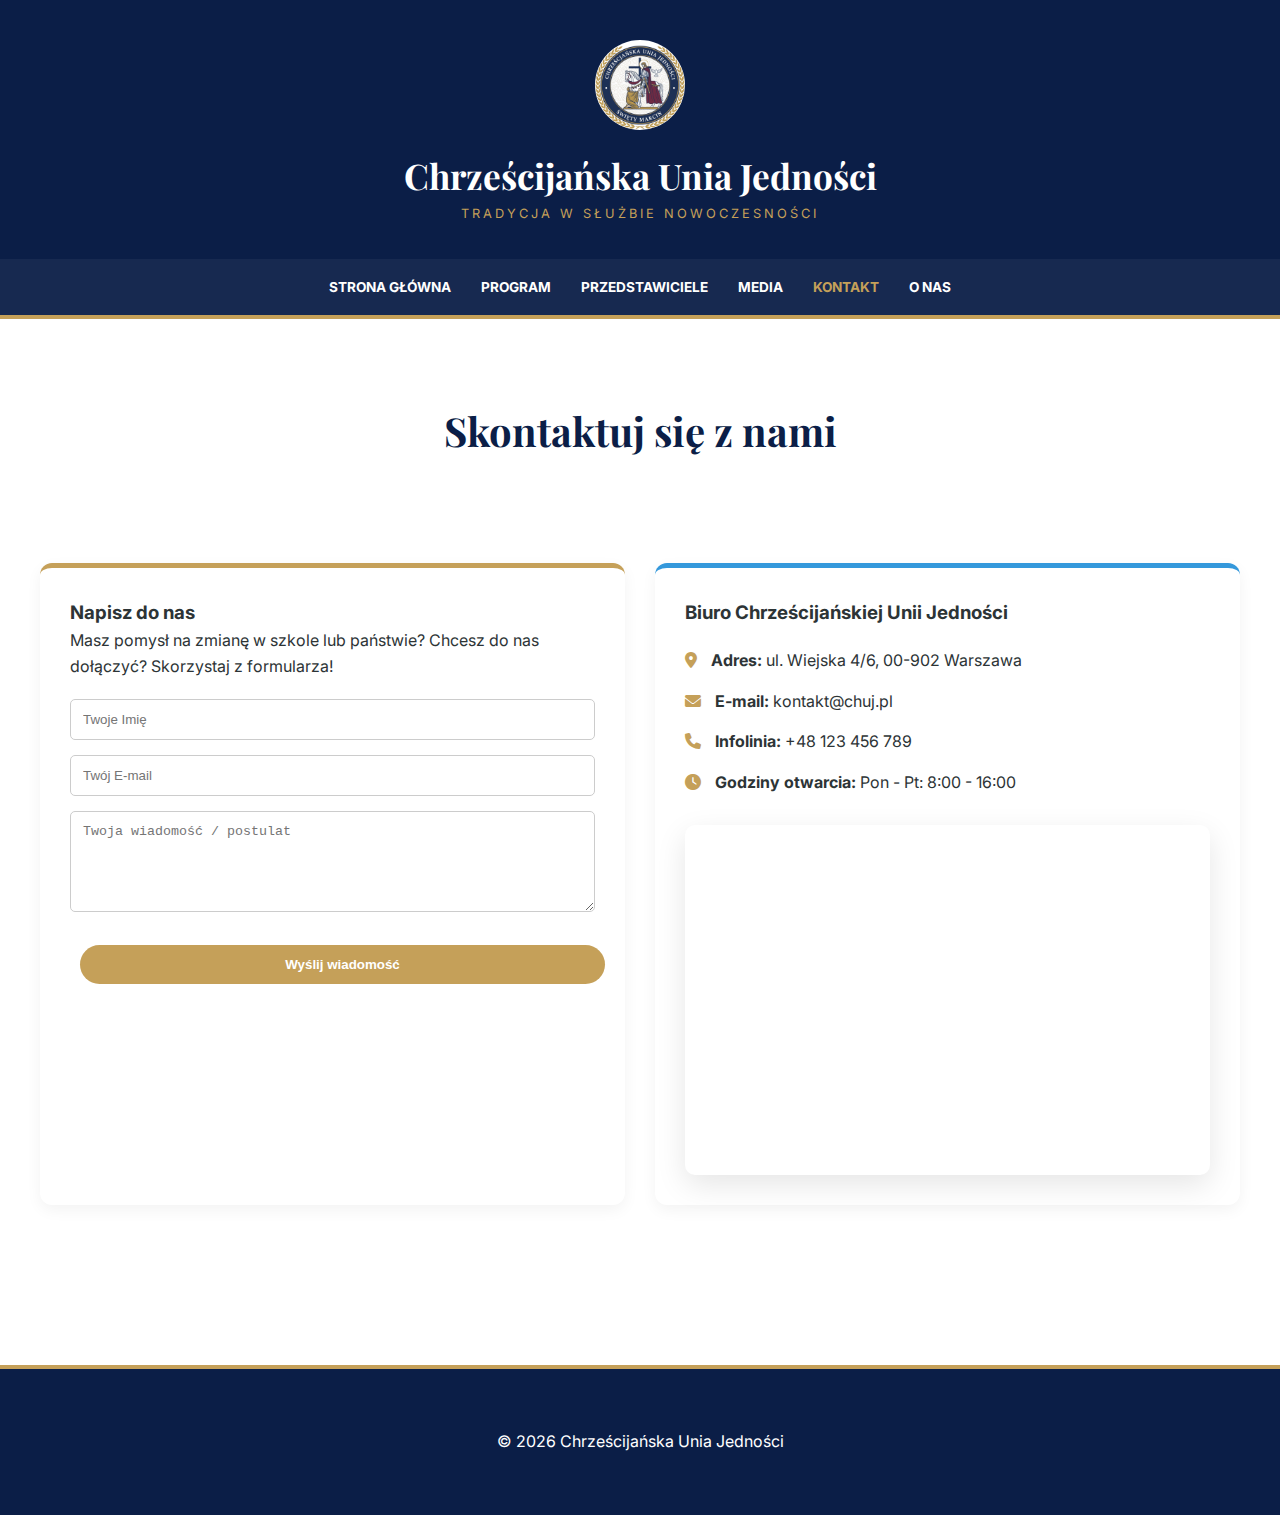
<file: chuj/kontakt.html>
<!DOCTYPE html>
<html lang="pl">
<head>
    <meta charset="UTF-8">
    <meta name="viewport" content="width=device-width, initial-scale=1.0">
    <title>Kontakt | Chrześcijańska Unia Jedności</title>
    <link rel="stylesheet" href="style.css">
    <link rel="stylesheet" href="https://cdnjs.cloudflare.com/ajax/libs/font-awesome/6.0.0/css/all.min.css">
    <link href="https://fonts.googleapis.com/css2?family=Inter:wght@400;700&family=Playfair+Display:wght@700;900&display=swap" rel="stylesheet">
        <link rel="icon" type="image/png" href="img/logo.png">
    <link rel="apple-touch-icon" href="img/logo.png">
</head>
<body>

    <header>
        <div class="header-container">
            <img src="img/logo.png" alt="Logo Chrześcijańska Unia Jedności" class="logo">
            <h1>Chrześcijańska Unia Jedności</h1>
            <p class="slogan">Tradycja w Służbie Nowoczesności</p>
        </div>
        <nav>
            <ul>
                <li><a href="index.html">Strona Główna</a></li>
                <li><a href="program.html">Program</a></li>
                <li><a href="przedstawiciele.html">Przedstawiciele</a></li>
                <li><a href="media.html">Media</a></li>
                <li><a href="kontakt.html" class="active">Kontakt</a></li>
                <li><a href="onas.html">O nas</a></li>
            </ul>
        </nav>
    </header>

    <main class="section container">
        <h2 class="section-title">Skontaktuj się z nami</h2>
        
        <div class="grid-2">
            <div class="card gold-border">
                <h3>Napisz do nas</h3>
                <p>Masz pomysł na zmianę w szkole lub państwie? Chcesz do nas dołączyć? Skorzystaj z formularza!</p>
                <form style="margin-top: 20px;">
                    <div style="margin-bottom: 15px;">
                        <input type="text" placeholder="Twoje Imię" style="width: 100%; padding: 12px; border-radius: 5px; border: 1px solid #ccc;">
                    </div>
                    <div style="margin-bottom: 15px;">
                        <input type="email" placeholder="Twój E-mail" style="width: 100%; padding: 12px; border-radius: 5px; border: 1px solid #ccc;">
                    </div>
                    <div style="margin-bottom: 15px;">
                        <textarea placeholder="Twoja wiadomość / postulat" rows="5" style="width: 100%; padding: 12px; border-radius: 5px; border: 1px solid #ccc;"></textarea>
                    </div>
                    <button type="submit" class="btn btn-gold" style="width: 100%; border: none; cursor: pointer;">Wyślij wiadomość</button>
                </form>
            </div>

            <div class="card blue-border">
                <h3>Biuro Chrześcijańskiej Unii Jedności</h3>
                <div class="contact-info" style="margin-top: 20px; text-align: left;">
                    <p><i class="fas fa-map-marker-alt" style="color: var(--gold); margin-right: 10px;"></i> <strong>Adres:</strong> ul. Wiejska 4/6, 00-902 Warszawa</p>
                    <p><i class="fas fa-envelope" style="color: var(--gold); margin-right: 10px;"></i> <strong>E-mail:</strong> kontakt@chuj.pl</p>
                    <p><i class="fas fa-phone" style="color: var(--gold); margin-right: 10px;"></i> <strong>Infolinia:</strong> +48 123 456 789</p>
                    <p><i class="fas fa-clock" style="color: var(--gold); margin-right: 10px;"></i> <strong>Godziny otwarcia:</strong> Pon - Pt: 8:00 - 16:00</p>
                </div>

<div style="margin-top: 30px; border-radius: 10px; overflow: hidden; height: 350px; box-shadow: var(--shadow);">
    <iframe 
        src="https://www.google.com/maps/embed?pb=!1m18!1m12!1m3!1d521.2507538882442!2d17.664064721376363!3d51.57739131701608!2m3!1f0!2f0!3f0!3m2!1i1024!2i768!4f13.1!3m3!1m2!1s0x47054d2ae0b8990b%3A0xa44c1f5c391985!2sSzko%C5%82a%20Podstawowa!5e0!3m2!1spl!2spl!4v1768762500754!5m2!1spl!2spl" width="600" height="450" style="border:0;" allowfullscreen="" loading="lazy" referrerpolicy="no-referrer-when-downgrade" ></iframe>
    </iframe>
</div>
            </div>
        </div>
    </main>

    <footer>
        <div class="container">
            <p>&copy; 2026 Chrześcijańska Unia Jedności</p>
        </div>
    </footer>

</body>
</html>
</file>
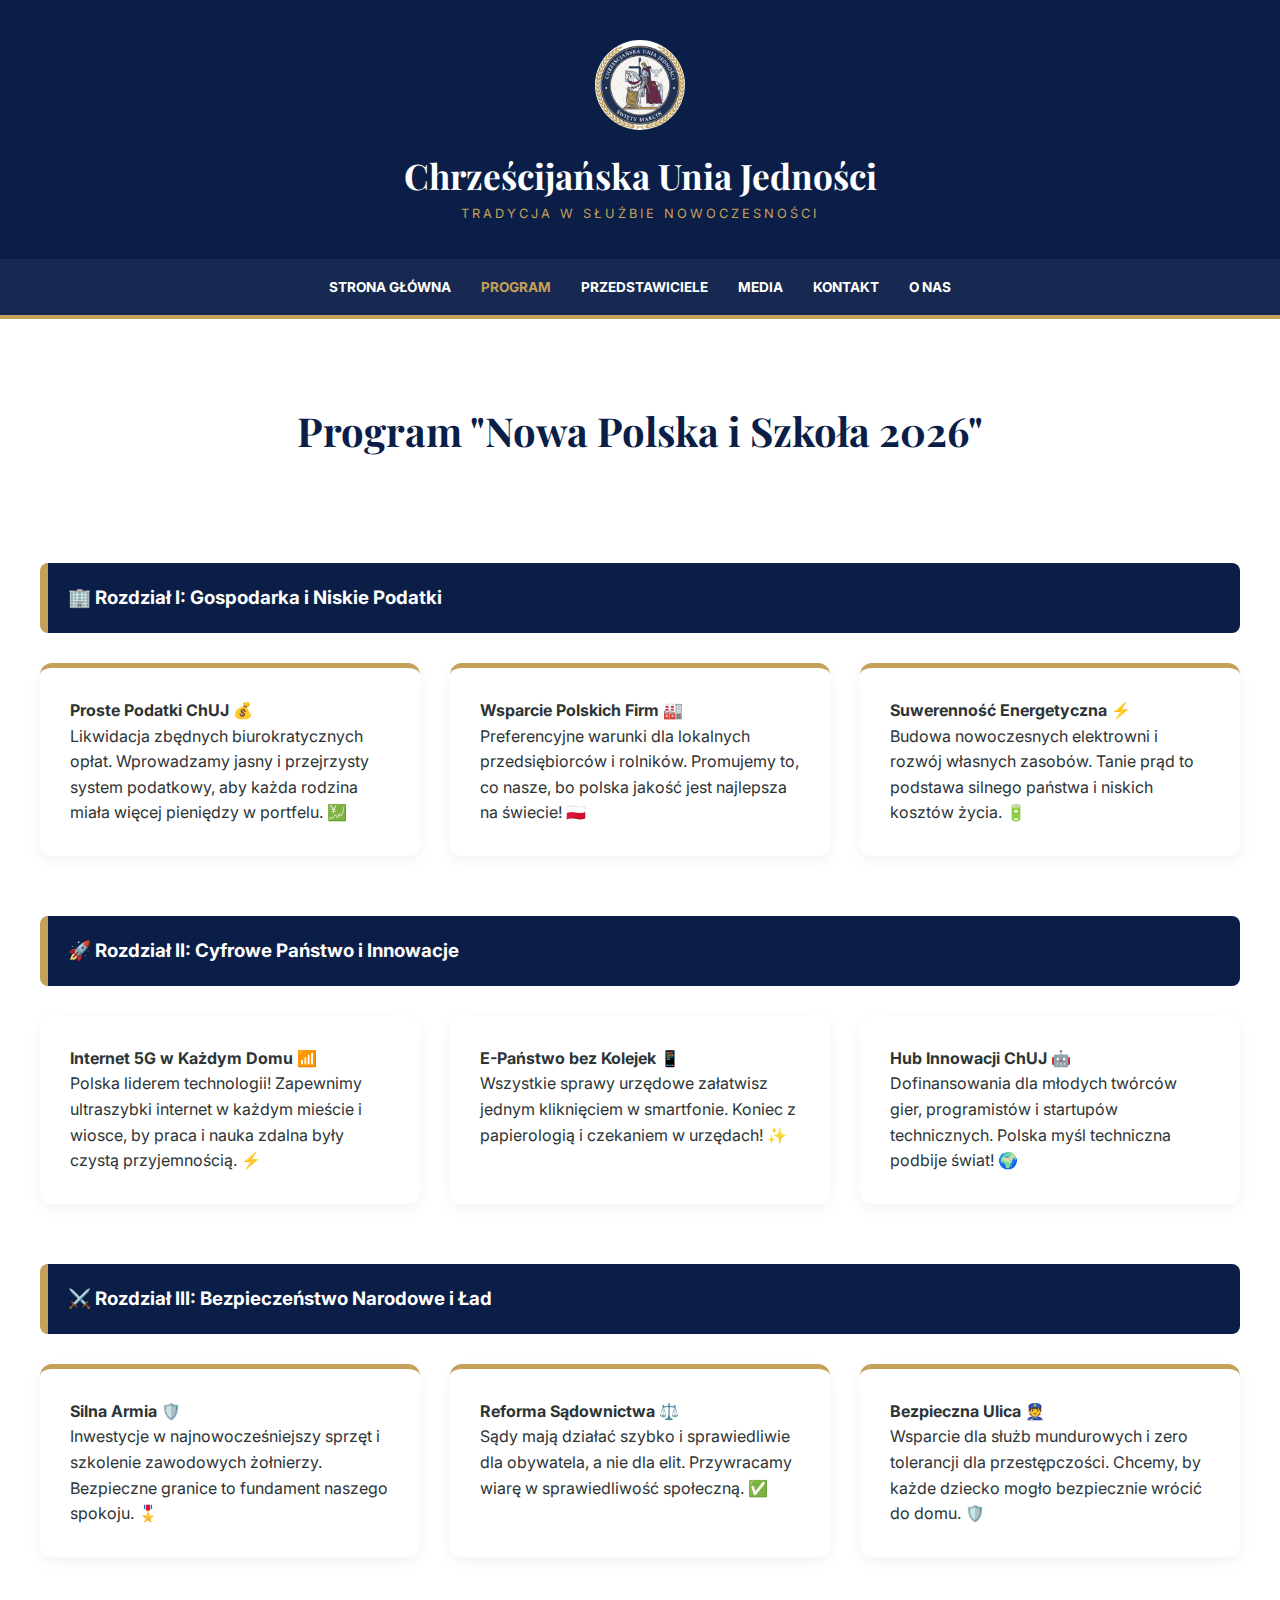
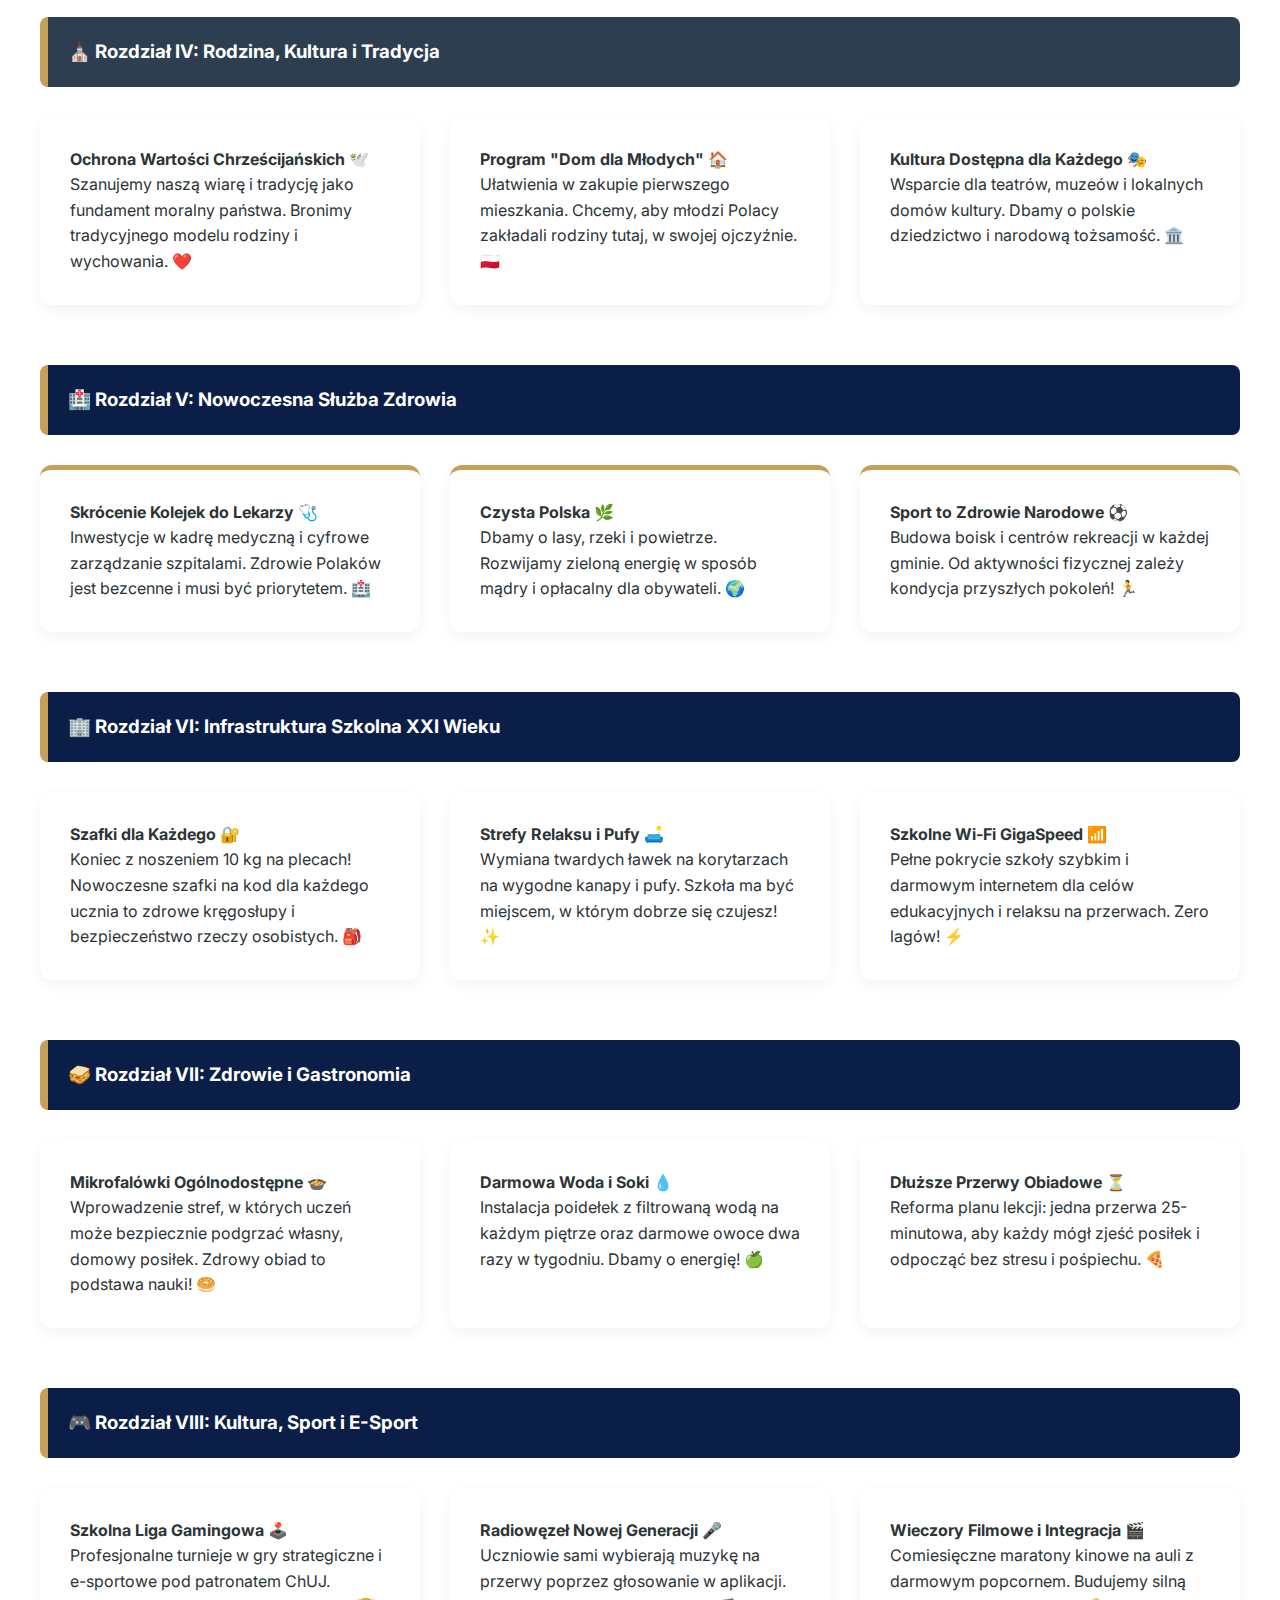
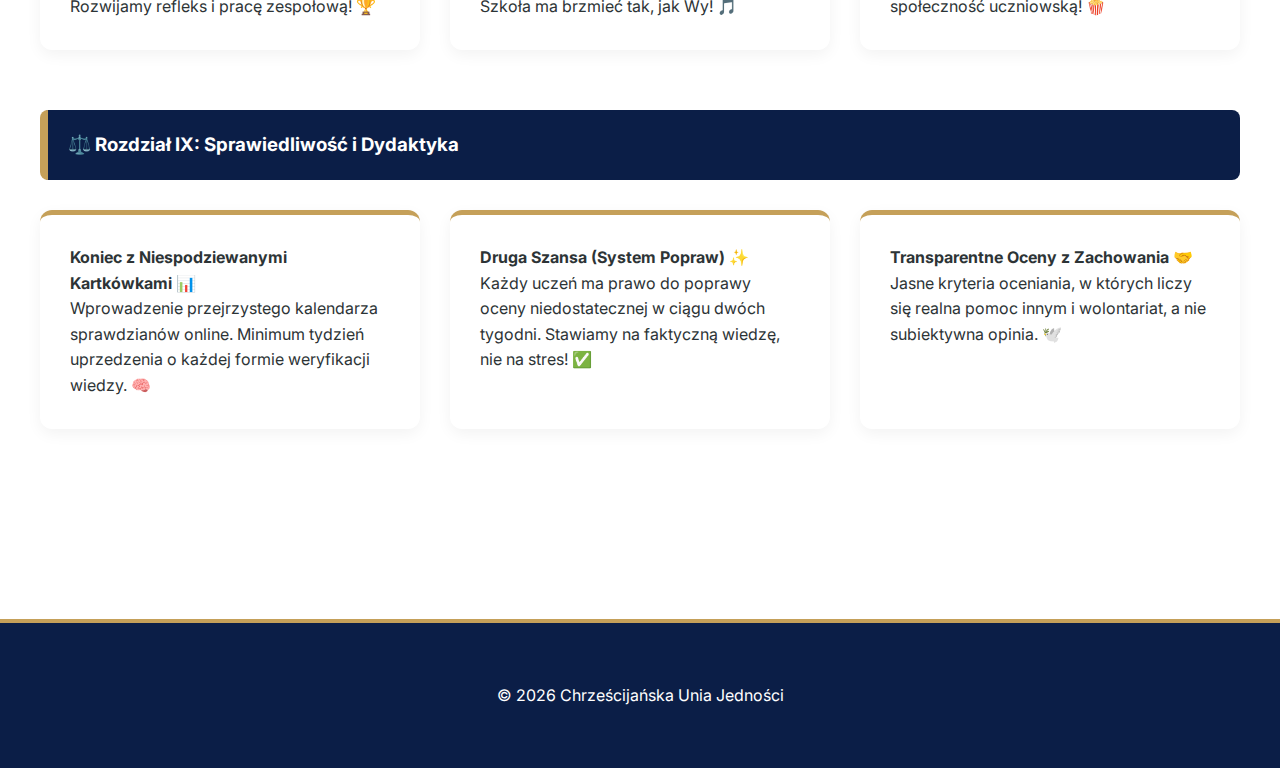
<file: chuj/program.html>
<!DOCTYPE html>
<html lang="pl">
<head>
    <meta charset="UTF-8">
    <meta name="viewport" content="width=device-width, initial-scale=1.0">
    <title>Program Wyborczy | Chrześcijańska Unia Jedności (ChUJ)</title>
    <link rel="stylesheet" href="style.css">
    <link rel="stylesheet" href="https://cdnjs.cloudflare.com/ajax/libs/font-awesome/6.0.0/css/all.min.css">
    <link href="https://fonts.googleapis.com/css2?family=Inter:wght@400;700&family=Playfair+Display:wght@700;900&display=swap" rel="stylesheet">
        <link rel="icon" type="image/png" href="img/logo.png">
    <link rel="apple-touch-icon" href="img/logo.png">
</head>
<body>

    <header>
        <div class="header-container">
            <img src="img/logo.png" alt="Logo Chrześcijańska Unia Jedności" class="logo">
            <h1>Chrześcijańska Unia Jedności</h1>
            <p class="slogan">Tradycja w Służbie Nowoczesności</p>
        </div>
        <nav>
            <ul>
                <li><a href="index.html">Strona Główna</a></li>
                <li><a href="program.html" class="active">Program</a></li>
                <li><a href="przedstawiciele.html">Przedstawiciele</a></li>
                <li><a href="media.html">Media</a></li>
                <li><a href="kontakt.html">Kontakt</a></li>
                <li><a href="onas.html">O nas</a></li>
            </ul>
        </nav>
    </header>

    <main class="section container">
        <h2 class="section-title">Program "Nowa Polska i Szkoła 2026"</h2>
        
        <div class="program-pillar adult-focus">
            <div class="pillar-header gold-bg"><h3>🏢 Rozdział I: Gospodarka i Niskie Podatki</h3></div>
            <div class="grid-3">
                <div class="card gold-border">
                    <h4>Proste Podatki ChUJ 💰</h4>
                    <p>Likwidacja zbędnych biurokratycznych opłat. Wprowadzamy jasny i przejrzysty system podatkowy, aby każda rodzina miała więcej pieniędzy w portfelu. 💹</p>
                </div>
                <div class="card gold-border">
                    <h4>Wsparcie Polskich Firm 🏭</h4>
                    <p>Preferencyjne warunki dla lokalnych przedsiębiorców i rolników. Promujemy to, co nasze, bo polska jakość jest najlepsza na świecie! 🇵🇱</p>
                </div>
                <div class="card gold-border">
                    <h4>Suwerenność Energetyczna ⚡</h4>
                    <p>Budowa nowoczesnych elektrowni i rozwój własnych zasobów. Tanie prąd to podstawa silnego państwa i niskich kosztów życia. 🔋</p>
                </div>
            </div>
        </div>

        <div class="program-pillar student-focus">
            <div class="pillar-header"><h3>🚀 Rozdział II: Cyfrowe Państwo i Innowacje</h3></div>
            <div class="grid-3">
                <div class="card highlight">
                    <h4>Internet 5G w Każdym Domu 📶</h4>
                    <p>Polska liderem technologii! Zapewnimy ultraszybki internet w każdym mieście i wiosce, by praca i nauka zdalna były czystą przyjemnością. ⚡</p>
                </div>
                <div class="card highlight">
                    <h4>E-Państwo bez Kolejek 📱</h4>
                    <p>Wszystkie sprawy urzędowe załatwisz jednym kliknięciem w smartfonie. Koniec z papierologią i czekaniem w urzędach! ✨</p>
                </div>
                <div class="card highlight">
                    <h4>Hub Innowacji ChUJ 🤖</h4>
                    <p>Dofinansowania dla młodych twórców gier, programistów i startupów technicznych. Polska myśl techniczna podbije świat! 🌍</p>
                </div>
            </div>
        </div>

        <div class="program-pillar adult-focus">
            <div class="pillar-header gold-bg"><h3>⚔️ Rozdział III: Bezpieczeństwo Narodowe i Ład</h3></div>
            <div class="grid-3">
                <div class="card gold-border">
                    <h4>Silna Armia 🛡️</h4>
                    <p>Inwestycje w najnowocześniejszy sprzęt i szkolenie zawodowych żołnierzy. Bezpieczne granice to fundament naszego spokoju. 🎖️</p>
                </div>
                <div class="card gold-border">
                    <h4>Reforma Sądownictwa ⚖️</h4>
                    <p>Sądy mają działać szybko i sprawiedliwie dla obywatela, a nie dla elit. Przywracamy wiarę w sprawiedliwość społeczną. ✅</p>
                </div>
                <div class="card gold-border">
                    <h4>Bezpieczna Ulica 👮</h4>
                    <p>Wsparcie dla służb mundurowych i zero tolerancji dla przestępczości. Chcemy, by każde dziecko mogło bezpiecznie wrócić do domu. 🛡️</p>
                </div>
            </div>
        </div>

        <div class="program-pillar">
            <div class="pillar-header gold-bg" style="background: #2c3e50;"><h3>⛪ Rozdział IV: Rodzina, Kultura i Tradycja</h3></div>
            <div class="grid-3">
                <div class="card">
                    <h4>Ochrona Wartości Chrześcijańskich 🕊️</h4>
                    <p>Szanujemy naszą wiarę i tradycję jako fundament moralny państwa. Bronimy tradycyjnego modelu rodziny i wychowania. ❤️</p>
                </div>
                <div class="card">
                    <h4>Program "Dom dla Młodych" 🏠</h4>
                    <p>Ułatwienia w zakupie pierwszego mieszkania. Chcemy, aby młodzi Polacy zakładali rodziny tutaj, w swojej ojczyźnie. 🇵🇱</p>
                </div>
                <div class="card">
                    <h4>Kultura Dostępna dla Każdego 🎭</h4>
                    <p>Wsparcie dla teatrów, muzeów i lokalnych domów kultury. Dbamy o polskie dziedzictwo i narodową tożsamość. 🏛️</p>
                </div>
            </div>
        </div>

        <div class="program-pillar adult-focus">
            <div class="pillar-header gold-bg"><h3>🏥 Rozdział V: Nowoczesna Służba Zdrowia</h3></div>
            <div class="grid-3">
                <div class="card gold-border">
                    <h4>Skrócenie Kolejek do Lekarzy 🩺</h4>
                    <p>Inwestycje w kadrę medyczną i cyfrowe zarządzanie szpitalami. Zdrowie Polaków jest bezcenne i musi być priorytetem. 🏥</p>
                </div>
                <div class="card gold-border">
                    <h4>Czysta Polska 🌿</h4>
                    <p>Dbamy o lasy, rzeki i powietrze. Rozwijamy zieloną energię w sposób mądry i opłacalny dla obywateli. 🌍</p>
                </div>
                <div class="card gold-border">
                    <h4>Sport to Zdrowie Narodowe ⚽</h4>
                    <p>Budowa boisk i centrów rekreacji w każdej gminie. Od aktywności fizycznej zależy kondycja przyszłych pokoleń! 🏃</p>
                </div>
            </div>
        </div>

        <div class="program-pillar student-focus">
            <div class="pillar-header"><h3>🏢 Rozdział VI: Infrastruktura Szkolna XXI Wieku</h3></div>
            <div class="grid-3">
                <div class="card highlight">
                    <h4>Szafki dla Każdego 🔐</h4>
                    <p>Koniec z noszeniem 10 kg na plecach! Nowoczesne szafki na kod dla każdego ucznia to zdrowe kręgosłupy i bezpieczeństwo rzeczy osobistych. 🎒</p>
                </div>
                <div class="card highlight">
                    <h4>Strefy Relaksu i Pufy 🛋️</h4>
                    <p>Wymiana twardych ławek na korytarzach na wygodne kanapy i pufy. Szkoła ma być miejscem, w którym dobrze się czujesz! ✨</p>
                </div>
                <div class="card highlight">
                    <h4>Szkolne Wi-Fi GigaSpeed 📶</h4>
                    <p>Pełne pokrycie szkoły szybkim i darmowym internetem dla celów edukacyjnych i relaksu na przerwach. Zero lagów! ⚡</p>
                </div>
            </div>
        </div>

        <div class="program-pillar">
            <div class="pillar-header"><h3>🥪 Rozdział VII: Zdrowie i Gastronomia</h3></div>
            <div class="grid-3">
                <div class="card">
                    <h4>Mikrofalówki Ogólnodostępne 🍲</h4>
                    <p>Wprowadzenie stref, w których uczeń może bezpiecznie podgrzać własny, domowy posiłek. Zdrowy obiad to podstawa nauki! 🥯</p>
                </div>
                <div class="card">
                    <h4>Darmowa Woda i Soki 💧</h4>
                    <p>Instalacja poidełek z filtrowaną wodą na każdym piętrze oraz darmowe owoce dwa razy w tygodniu. Dbamy o energię! 🍏</p>
                </div>
                <div class="card">
                    <h4>Dłuższe Przerwy Obiadowe ⏳</h4>
                    <p>Reforma planu lekcji: jedna przerwa 25-minutowa, aby każdy mógł zjeść posiłek i odpocząć bez stresu i pośpiechu. 🍕</p>
                </div>
            </div>
        </div>

        <div class="program-pillar student-focus">
            <div class="pillar-header"><h3>🎮 Rozdział VIII: Kultura, Sport i E-Sport</h3></div>
            <div class="grid-3">
                <div class="card highlight">
                    <h4>Szkolna Liga Gamingowa 🕹️</h4>
                    <p>Profesjonalne turnieje w gry strategiczne i e-sportowe pod patronatem ChUJ. Rozwijamy refleks i pracę zespołową! 🏆</p>
                </div>
                <div class="card highlight">
                    <h4>Radiowęzeł Nowej Generacji 🎤</h4>
                    <p>Uczniowie sami wybierają muzykę na przerwy poprzez głosowanie w aplikacji. Szkoła ma brzmieć tak, jak Wy! 🎵</p>
                </div>
                <div class="card highlight">
                    <h4>Wieczory Filmowe i Integracja 🎬</h4>
                    <p>Comiesięczne maratony kinowe na auli z darmowym popcornem. Budujemy silną społeczność uczniowską! 🍿</p>
                </div>
            </div>
        </div>

        <div class="program-pillar adult-focus">
            <div class="pillar-header gold-bg"><h3>⚖️ Rozdział IX: Sprawiedliwość i Dydaktyka</h3></div>
            <div class="grid-3">
                <div class="card gold-border">
                    <h4>Koniec z Niespodziewanymi Kartkówkami 📊</h4>
                    <p>Wprowadzenie przejrzystego kalendarza sprawdzianów online. Minimum tydzień uprzedzenia o każdej formie weryfikacji wiedzy. 🧠</p>
                </div>
                <div class="card gold-border">
                    <h4>Druga Szansa (System Popraw) ✨</h4>
                    <p>Każdy uczeń ma prawo do poprawy oceny niedostatecznej w ciągu dwóch tygodni. Stawiamy na faktyczną wiedzę, nie na stres! ✅</p>
                </div>
                <div class="card gold-border">
                    <h4>Transparentne Oceny z Zachowania 🤝</h4>
                    <p>Jasne kryteria oceniania, w których liczy się realna pomoc innym i wolontariat, a nie subiektywna opinia. 🕊️</p>
                </div>
            </div>
        </div>

    </main>

    <footer>
        <div class="container">
            <p>&copy; 2026 Chrześcijańska Unia Jedności</p>
        </div>
    </footer>

</body>
</html>
</file>
<file: style.css>
/* 1. RESET I ZMIENNE */
:root {
    --main-blue: #0b1e47;
    --gold: #c5a059;
    --white: #ffffff;
    --gray: #f8f9fa;
    --text: #2d3436;
    --shadow: 0 10px 30px rgba(0,0,0,0.1);
    --light-blue: #3498db;
}

* { 
    margin: 0; 
    padding: 0; 
    box-sizing: border-box; 
}

body {
    font-family: 'Inter', sans-serif;
    color: var(--text);
    background-color: var(--white);
    line-height: 1.6;
    overflow-x: hidden;
}

/* 2. NAGŁÓWEK I NAWIGACJA */
header {
    background: var(--main-blue);
    padding: 20px 0 0 0;
    color: white;
    text-align: center;
    border-bottom: 4px solid var(--gold);
}

.header-container { padding: 20px; }

.logo { 
    width: 90px; 
    height: 90px; 
    border-radius: 50%; 
    background: white; 
    margin-bottom: 10px;
    object-fit: contain;
}

header h1 { 
    font-family: 'Playfair Display', serif; 
    font-size: 2.2rem; 
}

.slogan {
    font-size: 0.8rem;
    letter-spacing: 3px;
    color: var(--gold);
    text-transform: uppercase;
    margin-bottom: 15px;
}

nav ul { 
    list-style: none; 
    display: flex; 
    justify-content: center; 
    background: rgba(255,255,255,0.05); 
    padding: 15px 0; 
}

nav ul li { margin: 0 15px; }

nav ul li a { 
    color: white; 
    text-decoration: none; 
    font-weight: bold; 
    font-size: 0.85rem; 
    text-transform: uppercase;
    transition: 0.3s;
}

nav ul li a:hover, nav ul li a.active { color: var(--gold); }

/* 3. HERO SEKCJA */
.hero-mega {
    background: linear-gradient(135deg, rgba(11, 30, 71, 0.9), rgba(11, 30, 71, 0.7)), 
                url('img/hero-pro.jpg') center/cover no-repeat fixed;
    min-height: 70vh;
    display: flex;
    align-items: center;
    justify-content: center;
    text-align: center;
    color: white;
    padding: 100px 20px;
}

.badge {
    background: var(--gold);
    color: white;
    padding: 5px 15px;
    border-radius: 50px;
    font-size: 0.75rem;
    font-weight: bold;
    text-transform: uppercase;
    margin-bottom: 20px;
    display: inline-block;
}

.hero-overlay h2 {
    font-size: clamp(2rem, 5vw, 4rem);
    font-family: 'Playfair Display', serif;
    margin-bottom: 20px;
}

.hero-actions { margin-top: 30px; }

/* 4. PRZYCISKI */
.btn {
    padding: 12px 30px;
    border-radius: 50px;
    text-decoration: none;
    font-weight: bold;
    display: inline-block;
    margin: 10px;
    transition: 0.3s;
}

.btn-gold { background: var(--gold); color: white; }
.btn-white { border: 2px solid white; color: white; }
.btn:hover { transform: translateY(-3px); filter: brightness(1.1); }

/* 5. UKŁAD I SEKCJE */
.container { 
    max-width: 1200px; 
    margin: 0 auto; 
    padding: 0 20px; 
}

.section { 
    padding: 80px 0; 
    position: relative; /* Dodaj to */
}

.section-title { 
    text-align: center; 
    font-size: 2.5rem; 
    margin-bottom: 100px; /* Zwiększ margines z 50px na 100px */
    color: var(--main-blue);
    font-family: 'Playfair Display', serif;
    position: relative; /* Dodaj to */
    z-index: 10; /* Dodaj to, aby tytuł był "wyżej" niż karty */
}

.manifesto-box {
    background: white;
    padding: 50px;
    border-radius: 15px;
    box-shadow: var(--shadow);
    margin-top: -60px; /* Zmniejsz ujemny margines z -80px na -60px */
    position: relative;
    z-index: 5;
}

.manifesto-grid {
    display: grid;
    grid-template-columns: repeat(auto-fit, minmax(300px, 1fr));
    gap: 40px;
}

/* Nowe style dla sekcji ikon na stronie głównej */
.stats-bar {
    background: var(--gray);
    padding: 60px 0;
}

.stat-card {
    background: white;
    padding: 30px;
    border-radius: 12px;
    box-shadow: 0 5px 15px rgba(0,0,0,0.05);
    text-align: center;
    transition: 0.3s;
    border-bottom: 4px solid var(--gold);
}

.stat-card i {
    font-size: 3rem;
    color: var(--gold);
    margin-bottom: 20px;
    display: block;
}

.stat-card h3 {
    font-size: 1.5rem;
    margin-bottom: 10px;
    color: var(--main-blue);
}

.stat-item {
    background: var(--gray);
    padding: 20px;
    border-radius: 10px;
    text-align: center;
    border-bottom: 4px solid var(--gold);
    margin-bottom: 10px;
}

.stat-item span {
    font-size: 2.5rem;
    font-weight: 900;
    color: var(--main-blue);
    display: block;
}

/* 7. SIATKI (GRID) */
.grid-2 {
    display: grid;
    grid-template-columns: repeat(auto-fit, minmax(300px, 1fr));
    gap: 30px;
    margin: 30px 0;
}

.grid-3 {
    display: grid;
    grid-template-columns: repeat(auto-fit, minmax(320px, 1fr));
    gap: 30px;
}

.grid-4 {
    display: grid;
    grid-template-columns: repeat(auto-fit, minmax(200px, 1fr));
    gap: 20px;
}

/* 8. KARTY (PROGRAM, NEWS) */
.card, .news-card {
    background: white;
    padding: 30px;
    border-radius: 12px;
    box-shadow: 0 5px 15px rgba(0,0,0,0.05);
    transition: 0.3s;
}

.gold-border { border-top: 5px solid var(--gold); }
.blue-border { border-top: 5px solid var(--light-blue); }

.feature-list {
    list-style: none;
    margin: 20px 0;
    text-align: left;
}

.feature-list li {
    margin-bottom: 12px;
    display: flex;
    align-items: center;
    gap: 10px;
}

.feature-list i {
    color: var(--gold);
}

.btn-text {
    color: var(--main-blue);
    text-decoration: none;
    font-weight: bold;
    font-size: 0.9rem;
    display: inline-block;
    margin-top: 15px;
}

.news-card { padding: 0; overflow: hidden; }
.news-card img { width: 100%; height: 200px; object-fit: cover; }
.news-content { padding: 20px; }

.card:hover, .news-card:hover { 
    transform: translateY(-10px); 
    box-shadow: var(--shadow); 
}

/* 9. PROGRAM PILLARS */
.program-pillar { margin-bottom: 60px; }

.pillar-header {
    background: var(--main-blue);
    color: white;
    padding: 20px;
    border-radius: 8px;
    margin-bottom: 30px;
    border-left: 8px solid var(--gold);
}

/* 10. PRZEDSTAWICIELE */
.team-grid {
    display: grid;
    grid-template-columns: repeat(auto-fit, minmax(250px, 1fr));
    gap: 30px;
}

.team-member { text-align: center; padding: 20px; }

.team-member img {
    width: 200px;
    height: 200px;
    border-radius: 20px;
    object-fit: cover;
    margin-bottom: 20px;
    border: 3px solid var(--gold);
}

.role { color: var(--gold); font-weight: bold; text-transform: uppercase; font-size: 0.8rem; }

/* 11. MEDIA I DOWNLOADS */
.download-item {
    display: flex;
    align-items: center;
    gap: 20px;
    padding: 20px;
    background: var(--gray);
    border-radius: 10px;
    margin-bottom: 15px;
}

.download-item .icon { font-size: 2.5rem; }

/* 12. KONTAKT I CTA */
.cta-section {
    background: var(--main-blue);
    color: white;
    padding: 80px 0;
    text-align: center;
}

/* 13. STOPKA */
footer {
    background: var(--main-blue);
    color: white;
    padding: 60px 0;
    text-align: center;
    margin-top: 50px;
    border-top: 4px solid var(--gold);
}

.social-icons {
    margin-top: 20px;
    font-size: 1.5rem;
}

.social-icons a {
    color: white;
    margin: 0 15px;
    transition: 0.3s;
}

.social-icons a:hover { color: var(--gold); }

/* 14. RESPONSYWNOŚĆ */
@media (max-width: 768px) {
    nav ul { flex-direction: column; }
    nav ul li { margin: 5px 0; }
    .hero-mega { min-height: 50vh; padding: 60px 20px; }
    .manifesto-box { margin-top: 0; padding: 30px; }
    .grid-2, .grid-3, .grid-4 { grid-template-columns: 1fr; }
}

input:focus, textarea:focus {
    outline: none;
    border-color: var(--gold) !important;
    box-shadow: 0 0 5px rgba(197, 160, 89, 0.5);
}

.contact-info p {
    margin-bottom: 15px;
    font-size: 1rem;
}

@media (max-width: 768px) {
    .card iframe {
        height: 250px;
    }
}
</file>
<file: chuj/style.css>
/* 1. RESET I ZMIENNE */
:root {
    --main-blue: #0b1e47;
    --gold: #c5a059;
    --white: #ffffff;
    --gray: #f8f9fa;
    --text: #2d3436;
    --shadow: 0 10px 30px rgba(0,0,0,0.1);
    --light-blue: #3498db;
}

* { 
    margin: 0; 
    padding: 0; 
    box-sizing: border-box; 
}

body {
    font-family: 'Inter', sans-serif;
    color: var(--text);
    background-color: var(--white);
    line-height: 1.6;
    overflow-x: hidden;
}

/* 2. NAGŁÓWEK I NAWIGACJA */
header {
    background: var(--main-blue);
    padding: 20px 0 0 0;
    color: white;
    text-align: center;
    border-bottom: 4px solid var(--gold);
}

.header-container { padding: 20px; }

.logo { 
    width: 90px; 
    height: 90px; 
    border-radius: 50%; 
    background: white; 
    margin-bottom: 10px;
    object-fit: contain;
}

header h1 { 
    font-family: 'Playfair Display', serif; 
    font-size: 2.2rem; 
}

.slogan {
    font-size: 0.8rem;
    letter-spacing: 3px;
    color: var(--gold);
    text-transform: uppercase;
    margin-bottom: 15px;
}

nav ul { 
    list-style: none; 
    display: flex; 
    justify-content: center; 
    background: rgba(255,255,255,0.05); 
    padding: 15px 0; 
}

nav ul li { margin: 0 15px; }

nav ul li a { 
    color: white; 
    text-decoration: none; 
    font-weight: bold; 
    font-size: 0.85rem; 
    text-transform: uppercase;
    transition: 0.3s;
}

nav ul li a:hover, nav ul li a.active { color: var(--gold); }

/* 3. HERO SEKCJA */
.hero-mega {
    background: linear-gradient(135deg, rgba(11, 30, 71, 0.9), rgba(11, 30, 71, 0.7)), 
                url('img/hero-pro.jpg') center/cover no-repeat fixed;
    min-height: 70vh;
    display: flex;
    align-items: center;
    justify-content: center;
    text-align: center;
    color: white;
    padding: 100px 20px;
}

.badge {
    background: var(--gold);
    color: white;
    padding: 5px 15px;
    border-radius: 50px;
    font-size: 0.75rem;
    font-weight: bold;
    text-transform: uppercase;
    margin-bottom: 20px;
    display: inline-block;
}

.hero-overlay h2 {
    font-size: clamp(2rem, 5vw, 4rem);
    font-family: 'Playfair Display', serif;
    margin-bottom: 20px;
}

.hero-actions { margin-top: 30px; }

/* 4. PRZYCISKI */
.btn {
    padding: 12px 30px;
    border-radius: 50px;
    text-decoration: none;
    font-weight: bold;
    display: inline-block;
    margin: 10px;
    transition: 0.3s;
}

.btn-gold { background: var(--gold); color: white; }
.btn-white { border: 2px solid white; color: white; }
.btn:hover { transform: translateY(-3px); filter: brightness(1.1); }

/* 5. UKŁAD I SEKCJE */
.container { 
    max-width: 1200px; 
    margin: 0 auto; 
    padding: 0 20px; 
}

.section { 
    padding: 80px 0; 
    position: relative; /* Dodaj to */
}

.section-title { 
    text-align: center; 
    font-size: 2.5rem; 
    margin-bottom: 100px; /* Zwiększ margines z 50px na 100px */
    color: var(--main-blue);
    font-family: 'Playfair Display', serif;
    position: relative; /* Dodaj to */
    z-index: 10; /* Dodaj to, aby tytuł był "wyżej" niż karty */
}

.manifesto-box {
    background: white;
    padding: 50px;
    border-radius: 15px;
    box-shadow: var(--shadow);
    margin-top: -60px; /* Zmniejsz ujemny margines z -80px na -60px */
    position: relative;
    z-index: 5;
}

.manifesto-grid {
    display: grid;
    grid-template-columns: repeat(auto-fit, minmax(300px, 1fr));
    gap: 40px;
}

/* Nowe style dla sekcji ikon na stronie głównej */
.stats-bar {
    background: var(--gray);
    padding: 60px 0;
}

.stat-card {
    background: white;
    padding: 30px;
    border-radius: 12px;
    box-shadow: 0 5px 15px rgba(0,0,0,0.05);
    text-align: center;
    transition: 0.3s;
    border-bottom: 4px solid var(--gold);
}

.stat-card i {
    font-size: 3rem;
    color: var(--gold);
    margin-bottom: 20px;
    display: block;
}

.stat-card h3 {
    font-size: 1.5rem;
    margin-bottom: 10px;
    color: var(--main-blue);
}

.stat-item {
    background: var(--gray);
    padding: 20px;
    border-radius: 10px;
    text-align: center;
    border-bottom: 4px solid var(--gold);
    margin-bottom: 10px;
}

.stat-item span {
    font-size: 2.5rem;
    font-weight: 900;
    color: var(--main-blue);
    display: block;
}

/* 7. SIATKI (GRID) */
.grid-2 {
    display: grid;
    grid-template-columns: repeat(auto-fit, minmax(300px, 1fr));
    gap: 30px;
    margin: 30px 0;
}

.grid-3 {
    display: grid;
    grid-template-columns: repeat(auto-fit, minmax(320px, 1fr));
    gap: 30px;
}

.grid-4 {
    display: grid;
    grid-template-columns: repeat(auto-fit, minmax(200px, 1fr));
    gap: 20px;
}

/* 8. KARTY (PROGRAM, NEWS) */
.card, .news-card {
    background: white;
    padding: 30px;
    border-radius: 12px;
    box-shadow: 0 5px 15px rgba(0,0,0,0.05);
    transition: 0.3s;
}

.gold-border { border-top: 5px solid var(--gold); }
.blue-border { border-top: 5px solid var(--light-blue); }

.feature-list {
    list-style: none;
    margin: 20px 0;
    text-align: left;
}

.feature-list li {
    margin-bottom: 12px;
    display: flex;
    align-items: center;
    gap: 10px;
}

.feature-list i {
    color: var(--gold);
}

.btn-text {
    color: var(--main-blue);
    text-decoration: none;
    font-weight: bold;
    font-size: 0.9rem;
    display: inline-block;
    margin-top: 15px;
}

.news-card { padding: 0; overflow: hidden; }
.news-card img { width: 100%; height: 200px; object-fit: cover; }
.news-content { padding: 20px; }

.card:hover, .news-card:hover { 
    transform: translateY(-10px); 
    box-shadow: var(--shadow); 
}

/* 9. PROGRAM PILLARS */
.program-pillar { margin-bottom: 60px; }

.pillar-header {
    background: var(--main-blue);
    color: white;
    padding: 20px;
    border-radius: 8px;
    margin-bottom: 30px;
    border-left: 8px solid var(--gold);
}

/* 10. PRZEDSTAWICIELE */
.team-grid {
    display: grid;
    grid-template-columns: repeat(auto-fit, minmax(250px, 1fr));
    gap: 30px;
}

.team-member { text-align: center; padding: 20px; }

.team-member img {
    width: 200px;
    height: 200px;
    border-radius: 20px;
    object-fit: cover;
    margin-bottom: 20px;
    border: 3px solid var(--gold);
}

.role { color: var(--gold); font-weight: bold; text-transform: uppercase; font-size: 0.8rem; }

/* 11. MEDIA I DOWNLOADS */
.download-item {
    display: flex;
    align-items: center;
    gap: 20px;
    padding: 20px;
    background: var(--gray);
    border-radius: 10px;
    margin-bottom: 15px;
}

.download-item .icon { font-size: 2.5rem; }

/* 12. KONTAKT I CTA */
.cta-section {
    background: var(--main-blue);
    color: white;
    padding: 80px 0;
    text-align: center;
}

/* 13. STOPKA */
footer {
    background: var(--main-blue);
    color: white;
    padding: 60px 0;
    text-align: center;
    margin-top: 50px;
    border-top: 4px solid var(--gold);
}

.social-icons {
    margin-top: 20px;
    font-size: 1.5rem;
}

.social-icons a {
    color: white;
    margin: 0 15px;
    transition: 0.3s;
}

.social-icons a:hover { color: var(--gold); }

/* 14. RESPONSYWNOŚĆ */
@media (max-width: 768px) {
    nav ul { flex-direction: column; }
    nav ul li { margin: 5px 0; }
    .hero-mega { min-height: 50vh; padding: 60px 20px; }
    .manifesto-box { margin-top: 0; padding: 30px; }
    .grid-2, .grid-3, .grid-4 { grid-template-columns: 1fr; }
}

input:focus, textarea:focus {
    outline: none;
    border-color: var(--gold) !important;
    box-shadow: 0 0 5px rgba(197, 160, 89, 0.5);
}

.contact-info p {
    margin-bottom: 15px;
    font-size: 1rem;
}

@media (max-width: 768px) {
    .card iframe {
        height: 250px;
    }
}
</file>
